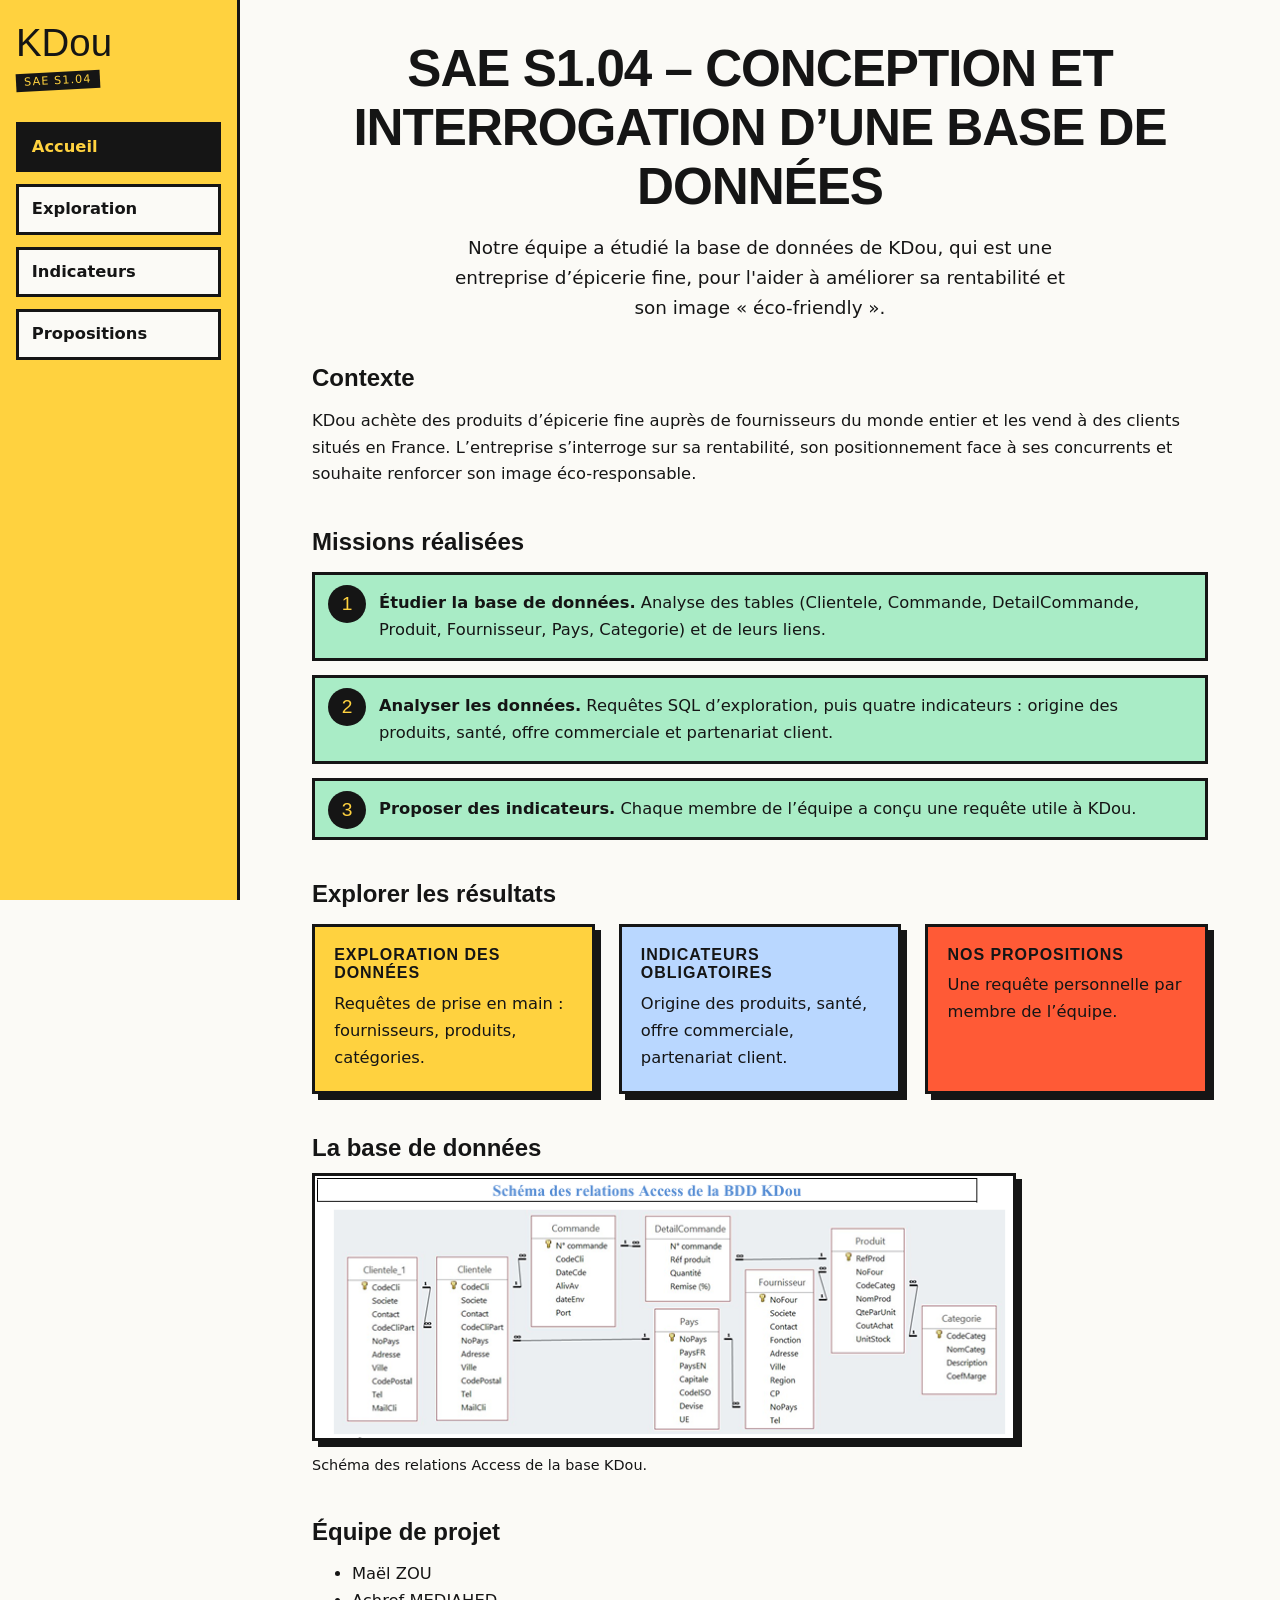
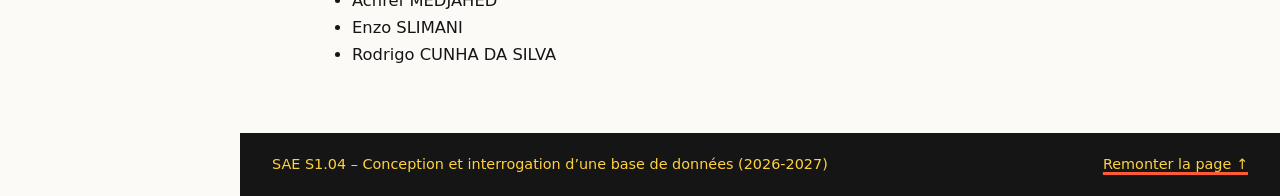
<file: index.html>
<!DOCTYPE html>
<html lang="fr">
<head>
    <meta charset="UTF-8">
    <meta name="viewport" content="width=device-width, initial-scale=1">
    <meta name="description" content="Rapport web de la SAE S1.04 : analyse des données de KDou, épicerie fine éco-responsable.">
    <title>Accueil – KDou · SAE S1.04</title>
    <link rel="stylesheet" href="assets/css/style.css">
</head>
<body>
<header class="site-header">
    <a class="brand" href="index.html">KDou <span>SAE S1.04</span></a>
    <nav aria-label="Navigation principale"><ul><li><a href="index.html" aria-current="page">Accueil</a></li><li><a href="exploration.html">Exploration</a></li><li><a href="indicateurs.html">Indicateurs</a></li><li><a href="propositions.html">Propositions</a></li></ul></nav>
</header>
<main>
    <section class="hero" id="top">
        <div>
            <h1>SAE S1.04 – Conception et interrogation d’une base de données</h1>
            <p class="lead">Notre équipe a étudié la base de données de KDou, qui est une entreprise d’épicerie fine, pour l'aider à améliorer sa rentabilité et son image « éco-friendly ».</p>
        </div>
    </section>
    <section>
        <h2>Contexte</h2>
        <p>KDou achète des produits d’épicerie fine auprès de fournisseurs du monde entier et les vend à des clients situés en France. L’entreprise s’interroge sur sa rentabilité, son positionnement face à ses concurrents et souhaite renforcer son image éco-responsable.</p>
    </section>
    <section>
        <h2>Missions réalisées</h2>
        <ol class="etapes">
            <li><strong>Étudier la base de données.</strong> Analyse des tables (Clientele, Commande, DetailCommande, Produit, Fournisseur, Pays, Categorie) et de leurs liens.</li>
            <li><strong>Analyser les données.</strong> Requêtes SQL d’exploration, puis quatre indicateurs : origine des produits, santé, offre commerciale et partenariat client.</li>
            <li><strong>Proposer des indicateurs.</strong> Chaque membre de l’équipe a conçu une requête utile à KDou.</li>
        </ol>
    </section>

	<section>
		<h2>Explorer les résultats</h2>
		<ul class="cards">
			<li>
				<a class="card" href="exploration.html">
					<h3>Exploration des données</h3>
					<p>Requêtes de prise en main : fournisseurs, produits, catégories.</p>
				</a>
			</li>
			<li>
				<a class="card" href="indicateurs.html">
					<h3>Indicateurs obligatoires</h3>
					<p>Origine des produits, santé, offre commerciale, partenariat client.</p>
				</a>
			</li>
			<li>
				<a class="card" href="propositions.html">
					<h3>Nos propositions</h3>
					<p>Une requête personnelle par membre de l’équipe.</p>
				</a>
			</li>
		</ul>
	</section>
    <section>
        <h2>La base de données</h2>
        <figure>
            <img src="assets/images/Tables_Relations_Kdou.png" alt="Schéma des relations de la base KDou : Clientele, Commande, DetailCommande, Produit, Fournisseur, Pays, Categorie" width="704" height="264">
            <figcaption>Schéma des relations Access de la base KDou.</figcaption>
        </figure>
    </section>
    <section>
        <h2>Équipe de projet</h2>
        <ul>
            <li>Maël ZOU</li>
            <li>Achref MEDJAHED</li>
            <li>Enzo SLIMANI</li>
            <li>Rodrigo CUNHA DA SILVA</li>
        </ul>
    </section>
</main>
<footer class="site-footer">
    <p>SAE S1.04 – Conception et interrogation d’une base de données (2026-2027)</p>
    <p><a href="#top">Remonter la page ↑</a></p>
</footer>
</body>
</html>
</file>
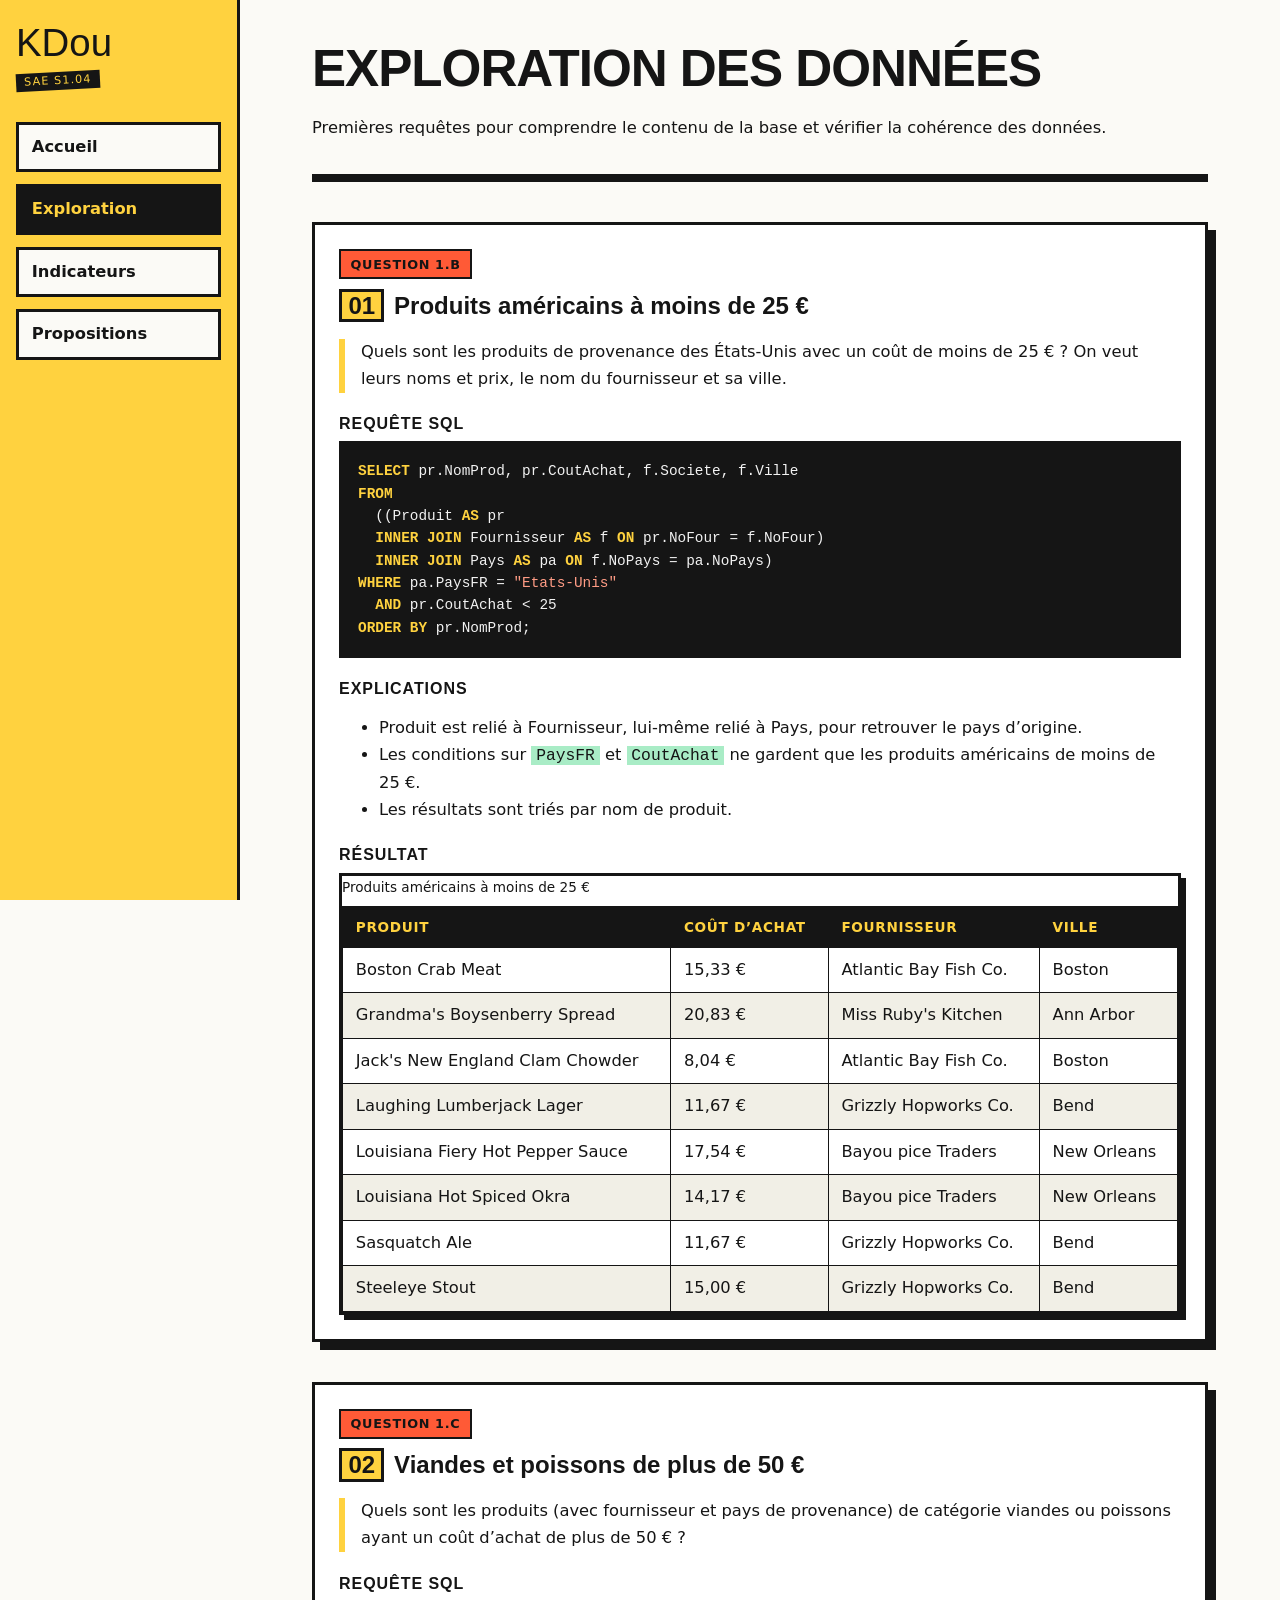
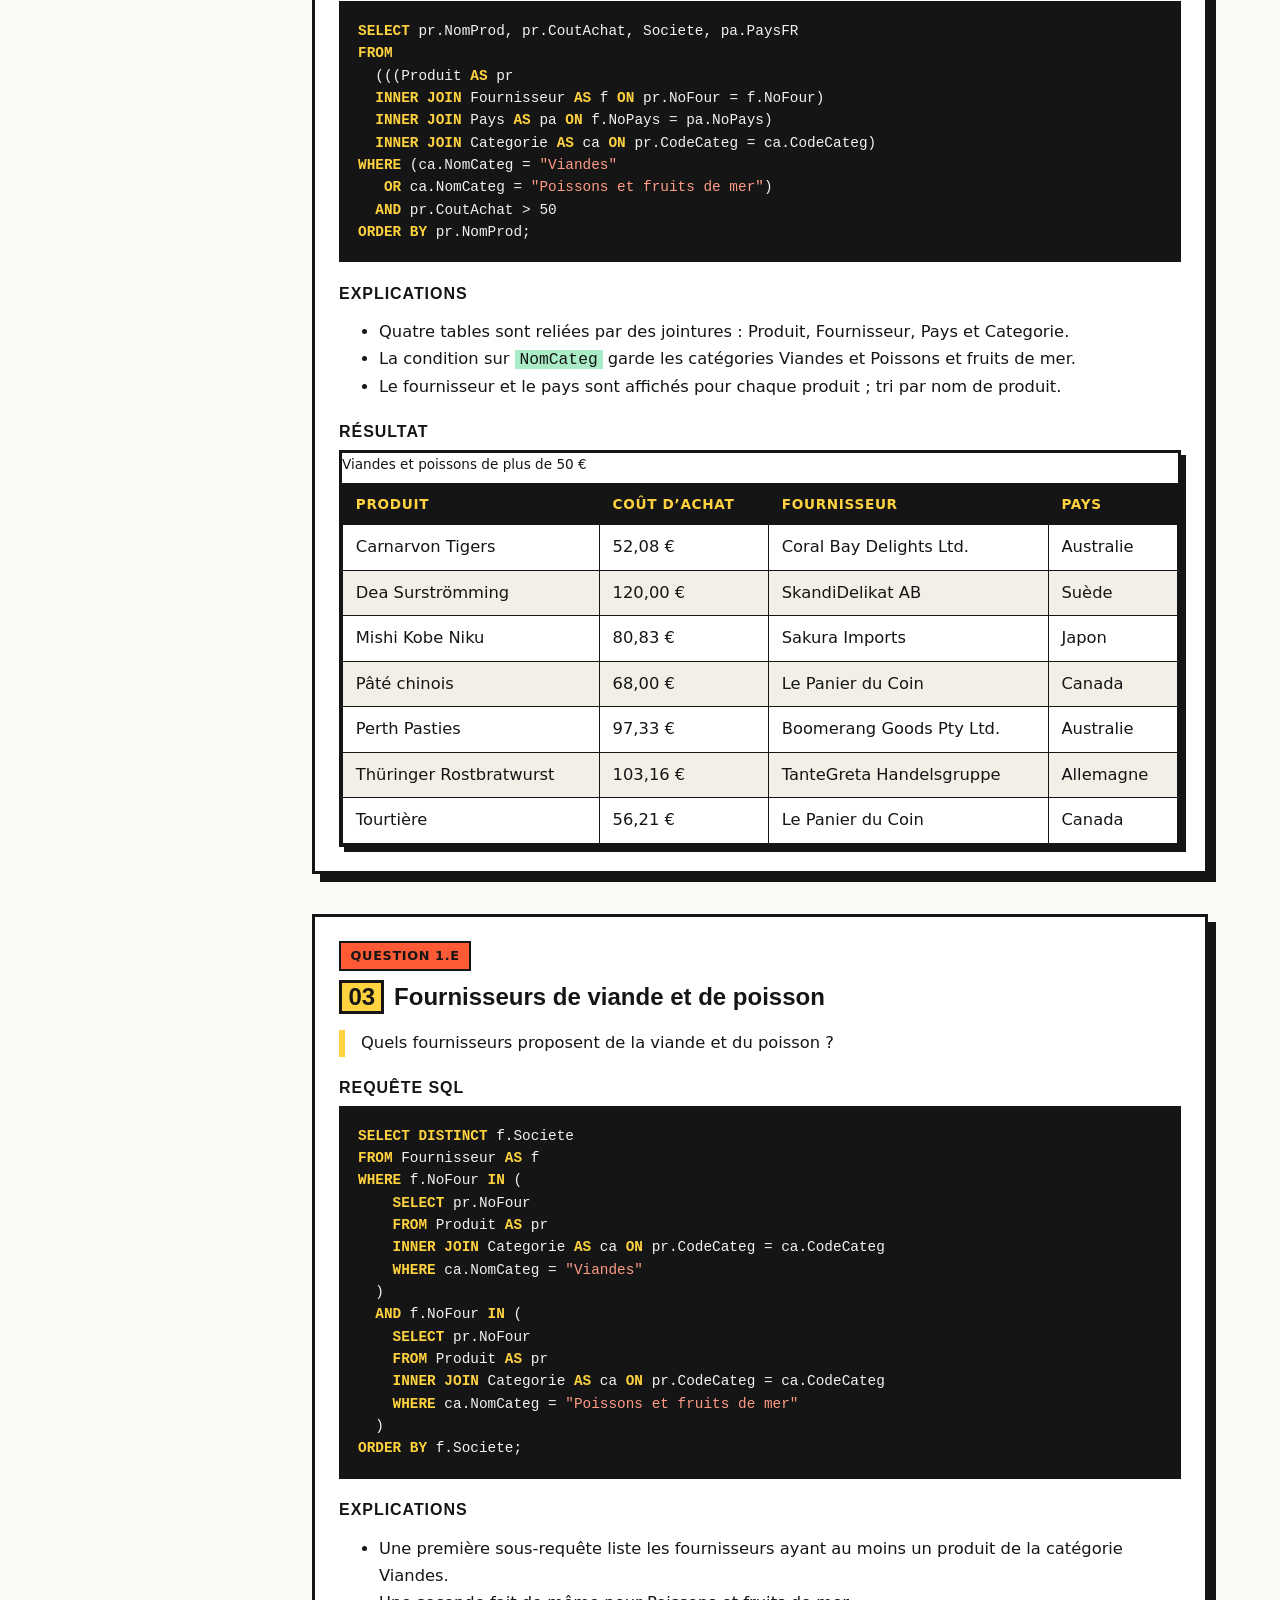
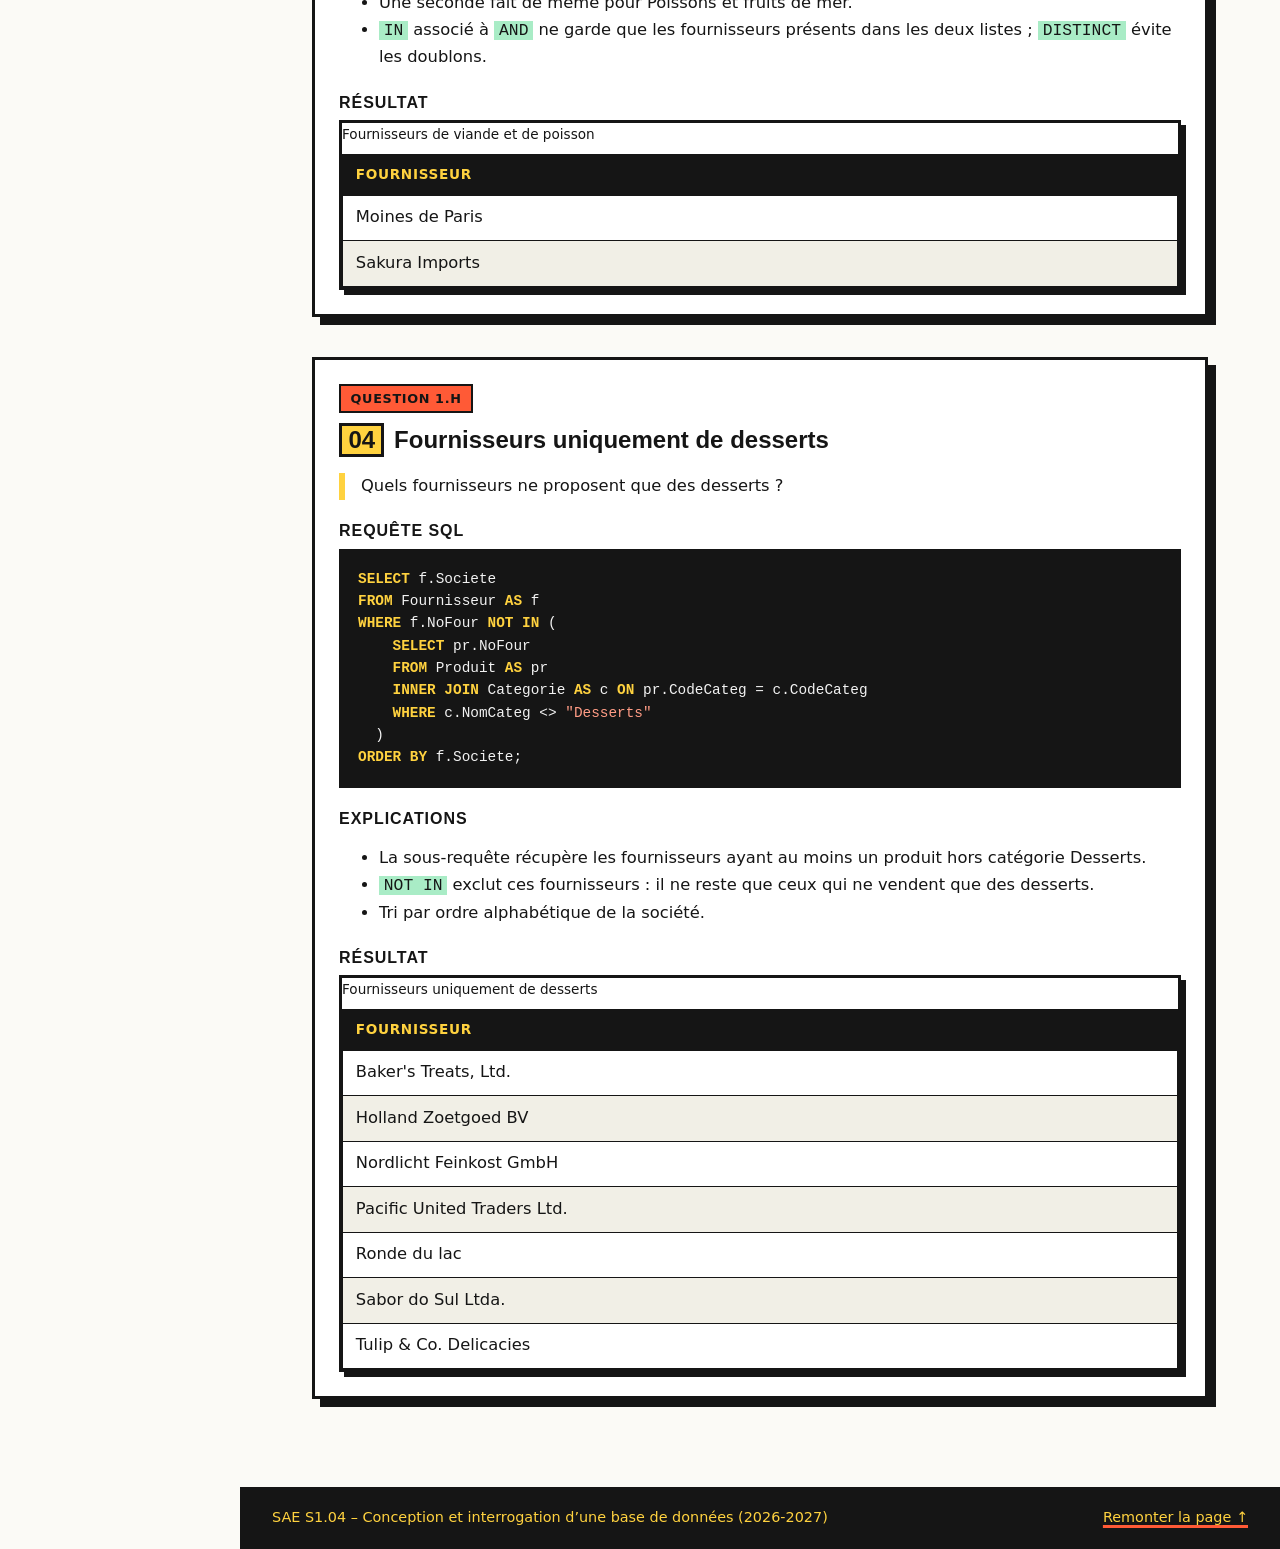
<file: exploration.html>
<!DOCTYPE html>
<html lang="fr">
<head>
    <meta charset="UTF-8">
    <meta name="viewport" content="width=device-width, initial-scale=1">
    <meta name="description" content="Requêtes d’exploration de la base de données KDou.">
    <title>Exploration – KDou · SAE S1.04</title>
    <link rel="stylesheet" href="assets/css/style.css">
</head>
<body>
<header class="site-header">
    <a class="brand" href="index.html">KDou <span>SAE S1.04</span></a>
    <nav aria-label="Navigation principale"><ul><li><a href="index.html">Accueil</a></li><li><a href="exploration.html" aria-current="page">Exploration</a></li><li><a href="indicateurs.html">Indicateurs</a></li><li><a href="propositions.html">Propositions</a></li></ul></nav>
</header>
<main>
    <section class="intro"><h1>Exploration des données</h1><p>Premières requêtes pour comprendre le contenu de la base et vérifier la cohérence des données.</p></section>
    <article class="requete" id="q1b">
        <p class="tag">Question 1.b</p>
        <h2>Produits américains à moins de 25 €</h2>
        <p class="enonce">Quels sont les produits de provenance des États-Unis avec un coût de moins de 25 € ? On veut leurs noms et prix, le nom du fournisseur et sa ville.</p>
        <h3>Requête SQL</h3>
        <pre><code><span class="kw">SELECT</span> pr.NomProd, pr.CoutAchat, f.Societe, f.Ville
<span class="kw">FROM</span>
  ((Produit <span class="kw">AS</span> pr
  <span class="kw">INNER JOIN</span> Fournisseur <span class="kw">AS</span> f <span class="kw">ON</span> pr.NoFour = f.NoFour)
  <span class="kw">INNER JOIN</span> Pays <span class="kw">AS</span> pa <span class="kw">ON</span> f.NoPays = pa.NoPays)
<span class="kw">WHERE</span> pa.PaysFR = <span class="str">"Etats-Unis"</span>
  <span class="kw">AND</span> pr.CoutAchat &lt; 25
<span class="kw">ORDER BY</span> pr.NomProd;</code></pre>
        <h3>Explications</h3>
        <ul><li>Produit est relié à Fournisseur, lui-même relié à Pays, pour retrouver le pays d’origine.</li><li>Les conditions sur <code>PaysFR</code> et <code>CoutAchat</code> ne gardent que les produits américains de moins de 25 €.</li><li>Les résultats sont triés par nom de produit.</li></ul>
        <h3>Résultat</h3>
        <div class="table-wrap"><table><caption>Produits américains à moins de 25 €</caption><thead><tr><th scope="col">Produit</th><th scope="col">Coût d’achat</th><th scope="col">Fournisseur</th><th scope="col">Ville</th></tr></thead><tbody><tr><td>Boston Crab Meat</td><td>15,33 €</td><td>Atlantic Bay Fish Co.</td><td>Boston</td></tr><tr><td>Grandma's Boysenberry Spread</td><td>20,83 €</td><td>Miss Ruby's Kitchen</td><td>Ann Arbor</td></tr><tr><td>Jack's New England Clam Chowder</td><td>8,04 €</td><td>Atlantic Bay Fish Co.</td><td>Boston</td></tr><tr><td>Laughing Lumberjack Lager</td><td>11,67 €</td><td>Grizzly Hopworks Co.</td><td>Bend</td></tr><tr><td>Louisiana Fiery Hot Pepper Sauce</td><td>17,54 €</td><td>Bayou pice Traders</td><td>New Orleans</td></tr><tr><td>Louisiana Hot Spiced Okra</td><td>14,17 €</td><td>Bayou pice Traders</td><td>New Orleans</td></tr><tr><td>Sasquatch Ale</td><td>11,67 €</td><td>Grizzly Hopworks Co.</td><td>Bend</td></tr><tr><td>Steeleye Stout</td><td>15,00 €</td><td>Grizzly Hopworks Co.</td><td>Bend</td></tr></tbody></table></div>
    </article>    <article class="requete" id="q1c">
    <p class="tag">Question 1.c</p>
    <h2>Viandes et poissons de plus de 50 €</h2>
    <p class="enonce">Quels sont les produits (avec fournisseur et pays de provenance) de catégorie viandes ou poissons ayant un coût d’achat de plus de 50 € ?</p>
    <h3>Requête SQL</h3>
    <pre><code><span class="kw">SELECT</span> pr.NomProd, pr.CoutAchat, Societe, pa.PaysFR
<span class="kw">FROM</span>
  (((Produit <span class="kw">AS</span> pr
  <span class="kw">INNER JOIN</span> Fournisseur <span class="kw">AS</span> f <span class="kw">ON</span> pr.NoFour = f.NoFour)
  <span class="kw">INNER JOIN</span> Pays <span class="kw">AS</span> pa <span class="kw">ON</span> f.NoPays = pa.NoPays)
  <span class="kw">INNER JOIN</span> Categorie <span class="kw">AS</span> ca <span class="kw">ON</span> pr.CodeCateg = ca.CodeCateg)
<span class="kw">WHERE</span> (ca.NomCateg = <span class="str">"Viandes"</span>
   <span class="kw">OR</span> ca.NomCateg = <span class="str">"Poissons et fruits de mer"</span>)
  <span class="kw">AND</span> pr.CoutAchat &gt; 50
<span class="kw">ORDER BY</span> pr.NomProd;</code></pre>
    <h3>Explications</h3>
    <ul><li>Quatre tables sont reliées par des jointures : Produit, Fournisseur, Pays et Categorie.</li><li>La condition sur <code>NomCateg</code> garde les catégories Viandes et Poissons et fruits de mer.</li><li>Le fournisseur et le pays sont affichés pour chaque produit ; tri par nom de produit.</li></ul>
    <h3>Résultat</h3>
    <div class="table-wrap"><table><caption>Viandes et poissons de plus de 50 €</caption><thead><tr><th scope="col">Produit</th><th scope="col">Coût d’achat</th><th scope="col">Fournisseur</th><th scope="col">Pays</th></tr></thead><tbody><tr><td>Carnarvon Tigers</td><td>52,08 €</td><td>Coral Bay Delights Ltd.</td><td>Australie</td></tr><tr><td>Dea Surströmming</td><td>120,00 €</td><td>SkandiDelikat AB</td><td>Suède</td></tr><tr><td>Mishi Kobe Niku</td><td>80,83 €</td><td>Sakura Imports</td><td>Japon</td></tr><tr><td>Pâté chinois</td><td>68,00 €</td><td>Le Panier du Coin</td><td>Canada</td></tr><tr><td>Perth Pasties</td><td>97,33 €</td><td>Boomerang Goods Pty Ltd.</td><td>Australie</td></tr><tr><td>Thüringer Rostbratwurst</td><td>103,16 €</td><td>TanteGreta Handelsgruppe</td><td>Allemagne</td></tr><tr><td>Tourtière</td><td>56,21 €</td><td>Le Panier du Coin</td><td>Canada</td></tr></tbody></table></div>
</article>    <article class="requete" id="q1e">
    <p class="tag">Question 1.e</p>
    <h2>Fournisseurs de viande et de poisson</h2>
    <p class="enonce">Quels fournisseurs proposent de la viande et du poisson ?</p>
    <h3>Requête SQL</h3>
    <pre><code><span class="kw">SELECT</span> <span class="kw">DISTINCT</span> f.Societe
<span class="kw">FROM</span> Fournisseur <span class="kw">AS</span> f
<span class="kw">WHERE</span> f.NoFour <span class="kw">IN</span> (
    <span class="kw">SELECT</span> pr.NoFour
    <span class="kw">FROM</span> Produit <span class="kw">AS</span> pr
    <span class="kw">INNER JOIN</span> Categorie <span class="kw">AS</span> ca <span class="kw">ON</span> pr.CodeCateg = ca.CodeCateg
    <span class="kw">WHERE</span> ca.NomCateg = <span class="str">"Viandes"</span>
  )
  <span class="kw">AND</span> f.NoFour <span class="kw">IN</span> (
    <span class="kw">SELECT</span> pr.NoFour
    <span class="kw">FROM</span> Produit <span class="kw">AS</span> pr
    <span class="kw">INNER JOIN</span> Categorie <span class="kw">AS</span> ca <span class="kw">ON</span> pr.CodeCateg = ca.CodeCateg
    <span class="kw">WHERE</span> ca.NomCateg = <span class="str">"Poissons et fruits de mer"</span>
  )
<span class="kw">ORDER BY</span> f.Societe;</code></pre>
    <h3>Explications</h3>
    <ul><li>Une première sous-requête liste les fournisseurs ayant au moins un produit de la catégorie Viandes.</li><li>Une seconde fait de même pour Poissons et fruits de mer.</li><li><code>IN</code> associé à <code>AND</code> ne garde que les fournisseurs présents dans les deux listes ; <code>DISTINCT</code> évite les doublons.</li></ul>
    <h3>Résultat</h3>
    <div class="table-wrap"><table><caption>Fournisseurs de viande et de poisson</caption><thead><tr><th scope="col">Fournisseur</th></tr></thead><tbody><tr><td>Moines de Paris</td></tr><tr><td>Sakura Imports</td></tr></tbody></table></div>
</article>    <article class="requete" id="q1h">
    <p class="tag">Question 1.h</p>
    <h2>Fournisseurs uniquement de desserts</h2>
    <p class="enonce">Quels fournisseurs ne proposent que des desserts ?</p>
    <h3>Requête SQL</h3>
    <pre><code><span class="kw">SELECT</span> f.Societe
<span class="kw">FROM</span> Fournisseur <span class="kw">AS</span> f
<span class="kw">WHERE</span> f.NoFour <span class="kw">NOT IN</span> (
    <span class="kw">SELECT</span> pr.NoFour
    <span class="kw">FROM</span> Produit <span class="kw">AS</span> pr
    <span class="kw">INNER JOIN</span> Categorie <span class="kw">AS</span> c <span class="kw">ON</span> pr.CodeCateg = c.CodeCateg
    <span class="kw">WHERE</span> c.NomCateg &lt;&gt; <span class="str">"Desserts"</span>
  )
<span class="kw">ORDER BY</span> f.Societe;</code></pre>
    <h3>Explications</h3>
    <ul><li>La sous-requête récupère les fournisseurs ayant au moins un produit hors catégorie Desserts.</li><li><code>NOT IN</code> exclut ces fournisseurs : il ne reste que ceux qui ne vendent que des desserts.</li><li>Tri par ordre alphabétique de la société.</li></ul>
    <h3>Résultat</h3>
    <div class="table-wrap"><table><caption>Fournisseurs uniquement de desserts</caption><thead><tr><th scope="col">Fournisseur</th></tr></thead><tbody><tr><td>Baker's Treats, Ltd.</td></tr><tr><td>Holland Zoetgoed BV</td></tr><tr><td>Nordlicht Feinkost GmbH</td></tr><tr><td>Pacific United Traders Ltd.</td></tr><tr><td>Ronde du lac</td></tr><tr><td>Sabor do Sul Ltda.</td></tr><tr><td>Tulip &amp; Co. Delicacies</td></tr></tbody></table></div>
</article>
</main>
<footer class="site-footer">
    <p>SAE S1.04 – Conception et interrogation d’une base de données (2026-2027)</p>
    <p><a href="#top">Remonter la page ↑</a></p>
</footer>
</body>
</html>
</file>
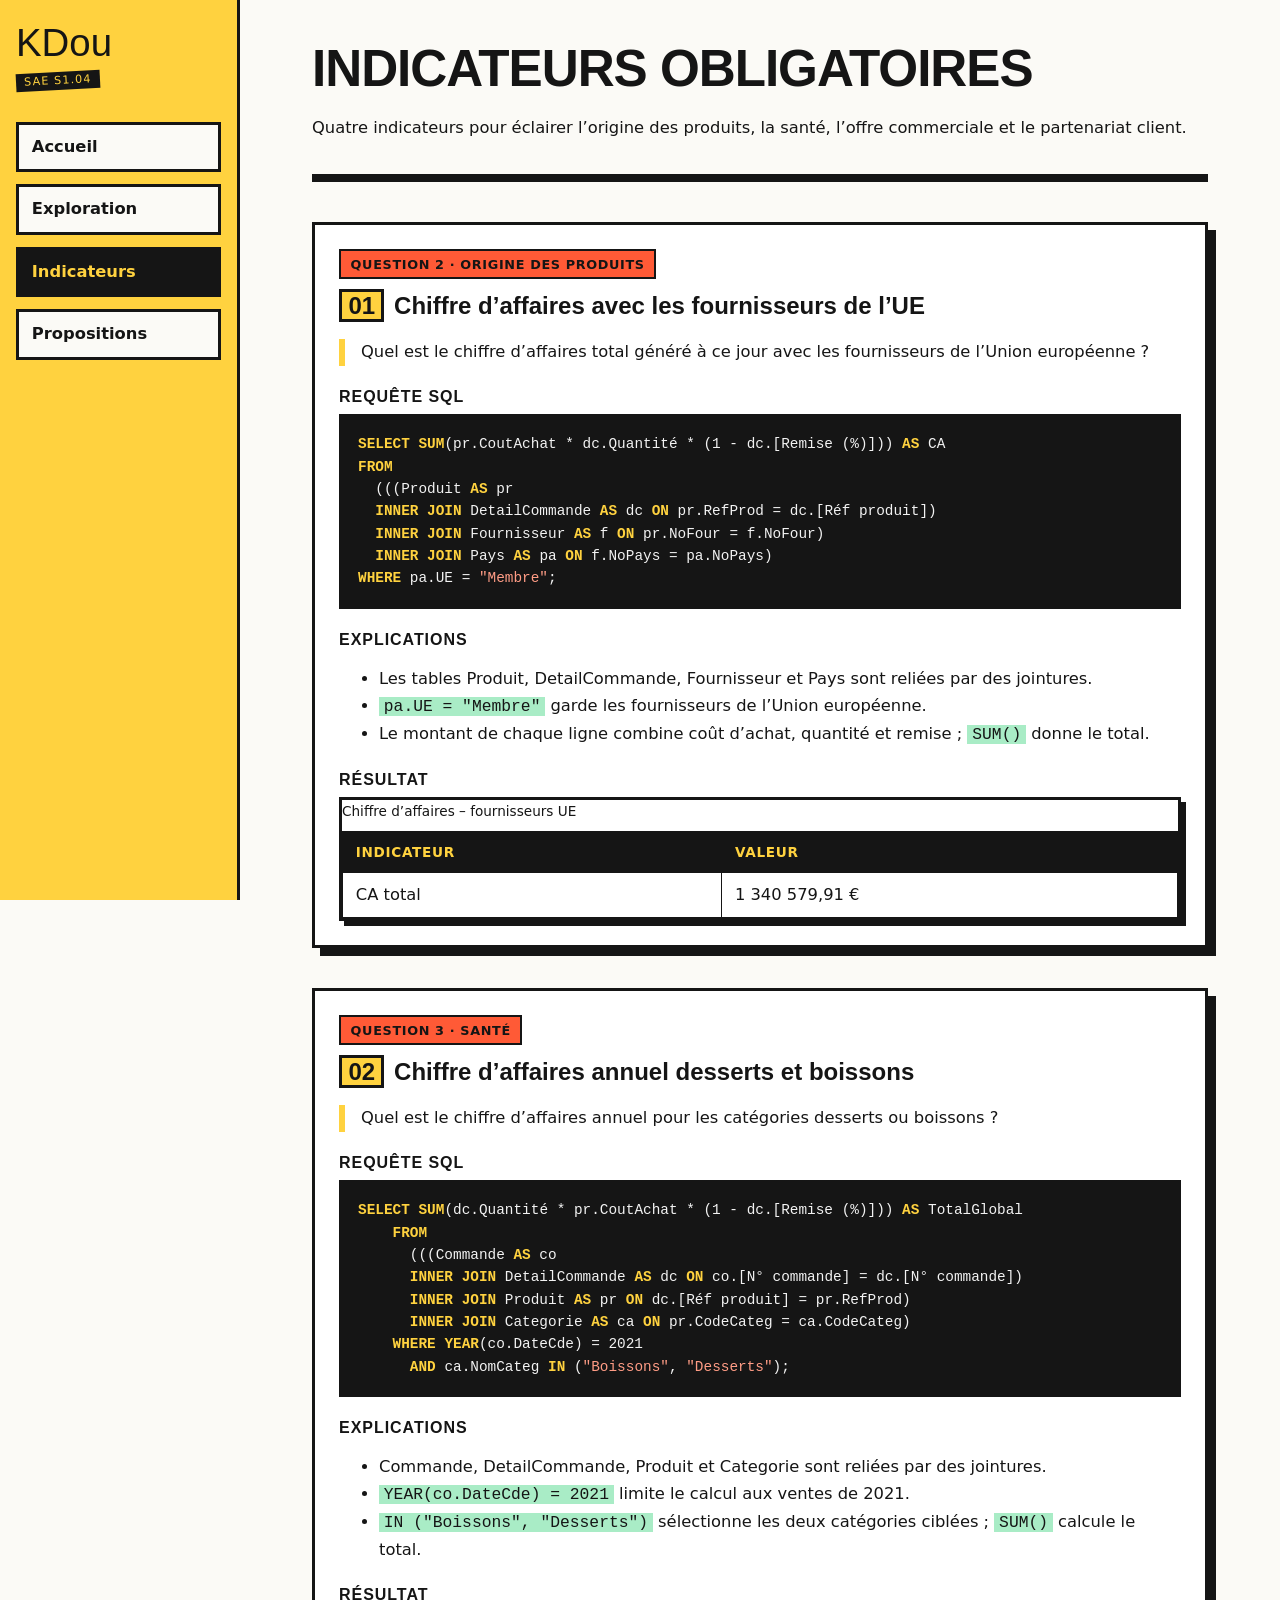
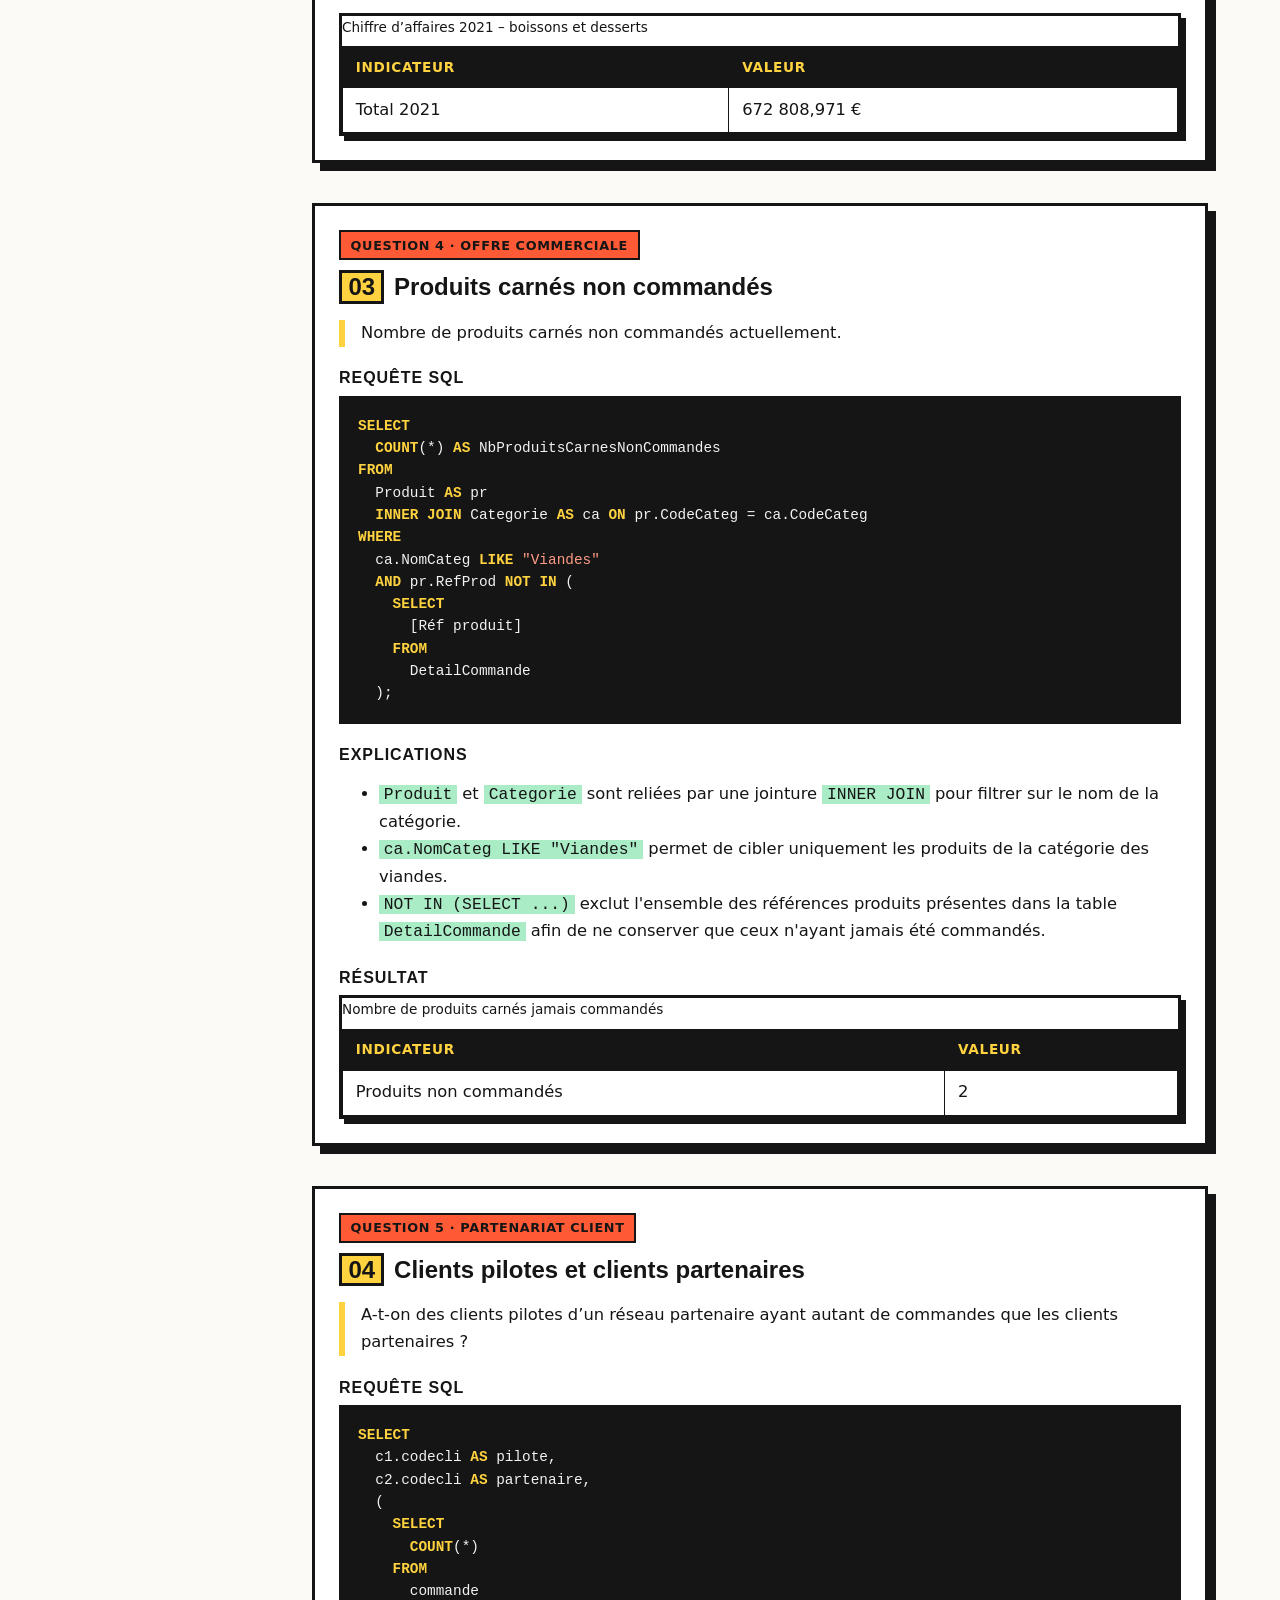
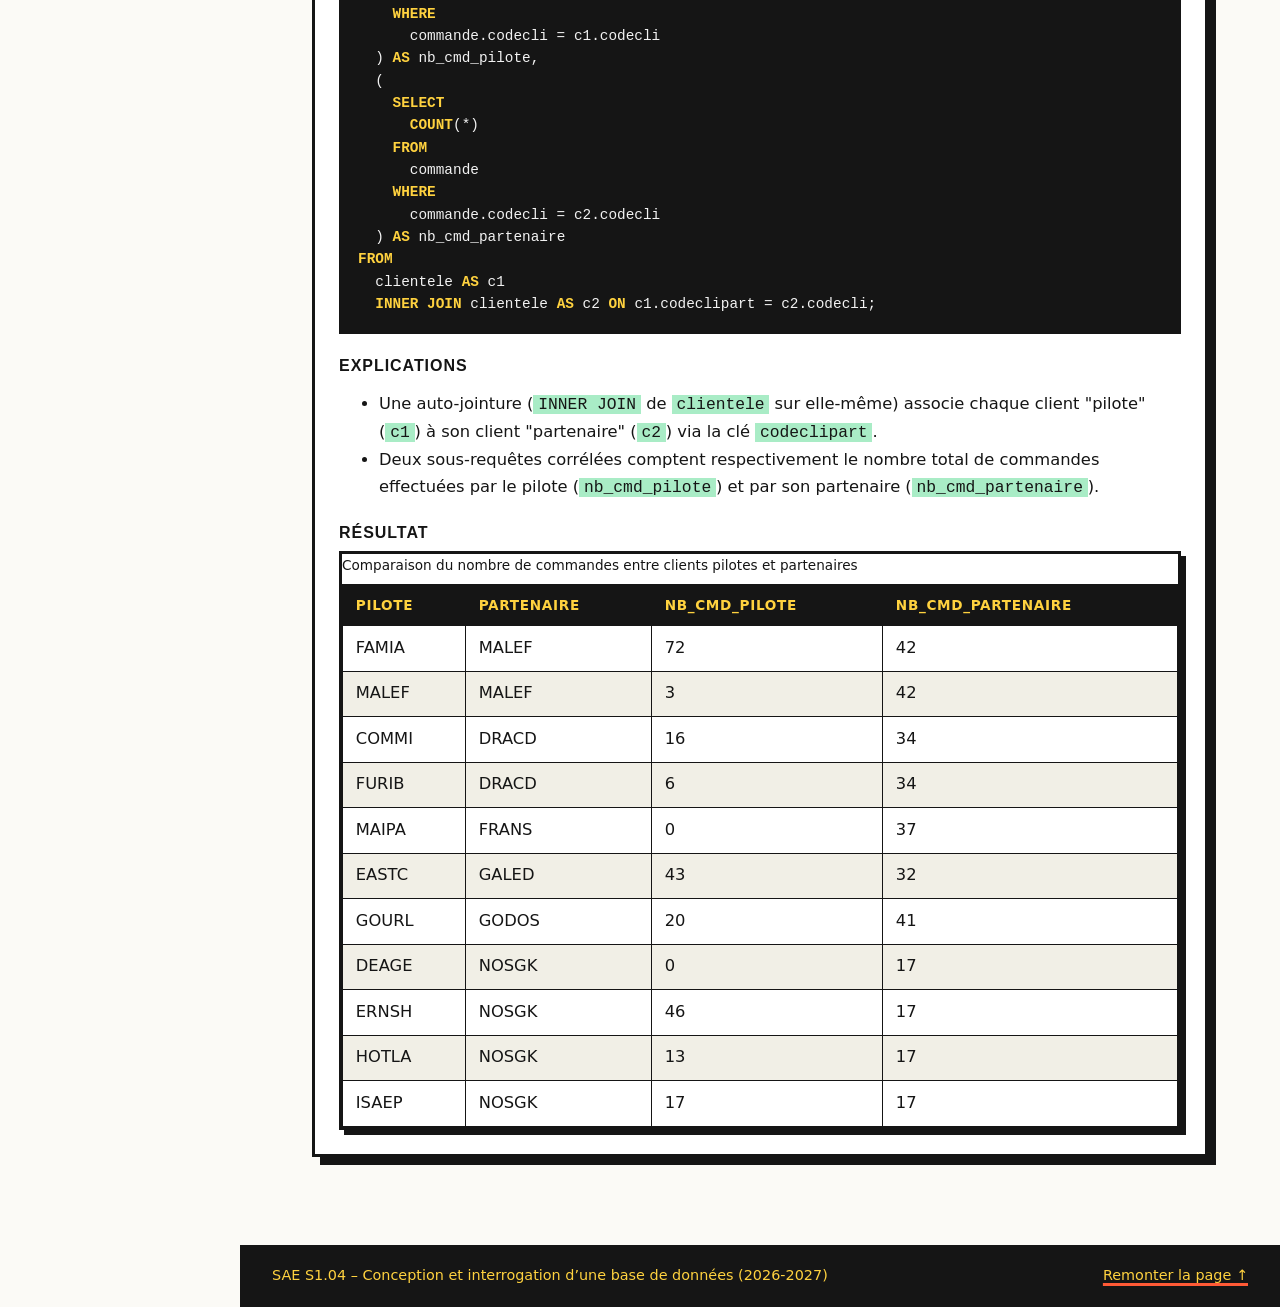
<file: indicateurs.html>
<!DOCTYPE html>
<html lang="fr">
<head>
    <meta charset="UTF-8">
    <meta name="viewport" content="width=device-width, initial-scale=1">
    <meta name="description" content="Indicateurs obligatoires de la SAE S1.04 : origine, santé, offre commerciale, partenariat.">
    <title>Indicateurs – KDou · SAE S1.04</title>
    <link rel="stylesheet" href="assets/css/style.css">
</head>
<body>
<header class="site-header">
    <a class="brand" href="index.html">KDou <span>SAE S1.04</span></a>
    <nav aria-label="Navigation principale"><ul><li><a href="index.html">Accueil</a></li><li><a href="exploration.html">Exploration</a></li><li><a href="indicateurs.html" aria-current="page">Indicateurs</a></li><li><a href="propositions.html">Propositions</a></li></ul></nav>
</header>
<main>
    <section class="intro"><h1>Indicateurs obligatoires</h1><p>Quatre indicateurs pour éclairer l’origine des produits, la santé, l’offre commerciale et le partenariat client.</p></section>

    <article class="requete" id="q2">
        <p class="tag">Question 2 · Origine des produits</p>
        <h2>Chiffre d’affaires avec les fournisseurs de l’UE</h2>
        <p class="enonce">Quel est le chiffre d’affaires total généré à ce jour avec les fournisseurs de l’Union européenne ?</p>
        <h3>Requête SQL</h3>
        <pre><code><span class="kw">SELECT</span> <span class="kw">SUM</span>(pr.CoutAchat * dc.Quantité * (1 - dc.[Remise (%)])) <span class="kw">AS</span> CA
<span class="kw">FROM</span>
  (((Produit <span class="kw">AS</span> pr
  <span class="kw">INNER JOIN</span> DetailCommande <span class="kw">AS</span> dc <span class="kw">ON</span> pr.RefProd = dc.[Réf produit])
  <span class="kw">INNER JOIN</span> Fournisseur <span class="kw">AS</span> f <span class="kw">ON</span> pr.NoFour = f.NoFour)
  <span class="kw">INNER JOIN</span> Pays <span class="kw">AS</span> pa <span class="kw">ON</span> f.NoPays = pa.NoPays)
<span class="kw">WHERE</span> pa.UE = <span class="str">"Membre"</span>;</code></pre>
        <h3>Explications</h3>
        <ul><li>Les tables Produit, DetailCommande, Fournisseur et Pays sont reliées par des jointures.</li><li><code>pa.UE = "Membre"</code> garde les fournisseurs de l’Union européenne.</li><li>Le montant de chaque ligne combine coût d’achat, quantité et remise ; <code>SUM()</code> donne le total.</li></ul>
        <h3>Résultat</h3>
        <div class="table-wrap"><table><caption>Chiffre d’affaires – fournisseurs UE</caption><thead><tr><th scope="col">Indicateur</th><th scope="col">Valeur</th></tr></thead><tbody><tr><td>CA total</td><td>1 340 579,91 €</td></tr></tbody></table></div>
    </article>

        <article class="requete" id="q3">
        <p class="tag">Question 3 · Santé</p>
        <h2>Chiffre d’affaires annuel desserts et boissons</h2>
        <p class="enonce">Quel est le chiffre d’affaires annuel pour les catégories desserts ou boissons ?</p>
        <h3>Requête SQL</h3>
        <pre><code><span class="kw">SELECT</span> <span class="kw">SUM</span>(dc.Quantité * pr.CoutAchat * (1 - dc.[Remise (%)])) <span class="kw">AS</span> TotalGlobal
    <span class="kw">FROM</span>
      (((Commande <span class="kw">AS</span> co
      <span class="kw">INNER JOIN</span> DetailCommande <span class="kw">AS</span> dc <span class="kw">ON</span> co.[N° commande] = dc.[N° commande])
      <span class="kw">INNER JOIN</span> Produit <span class="kw">AS</span> pr <span class="kw">ON</span> dc.[Réf produit] = pr.RefProd)
      <span class="kw">INNER JOIN</span> Categorie <span class="kw">AS</span> ca <span class="kw">ON</span> pr.CodeCateg = ca.CodeCateg)
    <span class="kw">WHERE</span> <span class="kw">YEAR</span>(co.DateCde) = 2021
      <span class="kw">AND</span> ca.NomCateg <span class="kw">IN</span> (<span class="str">"Boissons"</span>, <span class="str">"Desserts"</span>);</code></pre>
        <h3>Explications</h3>
        <ul><li>Commande, DetailCommande, Produit et Categorie sont reliées par des jointures.</li><li><code>YEAR(co.DateCde) = 2021</code> limite le calcul aux ventes de 2021.</li><li><code>IN ("Boissons", "Desserts")</code> sélectionne les deux catégories ciblées ; <code>SUM()</code> calcule le total.</li></ul>
        <h3>Résultat</h3>
        <div class="table-wrap"><table><caption>Chiffre d’affaires 2021 – boissons et desserts</caption><thead><tr><th scope="col">Indicateur</th><th scope="col">Valeur</th></tr></thead><tbody><tr><td>Total 2021</td><td>672 808,971 €</td></tr></tbody></table></div>
    </article>

    <article class="requete" id="q4">
    <p class="tag">Question 4 · Offre commerciale</p>
    <h2>Produits carnés non commandés</h2><p class="enonce">Nombre de produits carnés non commandés actuellement.</p>
        <h3>Requête SQL</h3>
        <pre><code><span class="kw">SELECT</span>
  <span class="kw">COUNT</span>(*) <span class="kw">AS</span> NbProduitsCarnesNonCommandes
<span class="kw">FROM</span>
  Produit <span class="kw">AS</span> pr
  <span class="kw">INNER JOIN</span> Categorie <span class="kw">AS</span> ca <span class="kw">ON</span> pr.CodeCateg = ca.CodeCateg
<span class="kw">WHERE</span>
  ca.NomCateg <span class="kw">LIKE</span> <span class="str">"Viandes"</span>
  <span class="kw">AND</span> pr.RefProd <span class="kw">NOT IN</span> (
    <span class="kw">SELECT</span>
      [Réf produit]
    <span class="kw">FROM</span>
      DetailCommande
  );</code></pre>
        <h3>Explications</h3>
        <ul>
            <li>
                <code>Produit</code> et <code>Categorie</code> sont reliées par une jointure <code>INNER JOIN</code> pour filtrer sur le nom de la catégorie.
            </li>
            <li>
                <code>ca.NomCateg LIKE "Viandes"</code> permet de cibler uniquement les produits de la catégorie des viandes.
            </li>
            <li>
                <code>NOT IN (SELECT ...)</code> exclut l'ensemble des références produits présentes dans la table <code>DetailCommande</code> afin de ne conserver que ceux n'ayant jamais été commandés.
            </li>
        </ul>

        <h3>Résultat</h3>
        <div class="table-wrap">
            <table>
                <caption>Nombre de produits carnés jamais commandés</caption>
                <thead>
                <tr>
                    <th scope="col">Indicateur</th>
                    <th scope="col">Valeur</th>
                </tr>
                </thead>
                <tbody>
                <tr>
                    <td>Produits non commandés</td>
                    <td>2</td>
                </tr>
                </tbody>
            </table>
        </div>
    </article>

    <article class="requete" id="q5">
    <p class="tag">Question 5 · Partenariat client</p>
    <h2>Clients pilotes et clients partenaires</h2>
    <p class="enonce">A-t-on des clients pilotes d’un réseau partenaire ayant autant de commandes que les clients partenaires ?</p>
	<h3>Requête SQL</h3>
        <pre><code><span class="kw">SELECT</span>
  c1.codecli <span class="kw">AS</span> pilote,
  c2.codecli <span class="kw">AS</span> partenaire,
  (
    <span class="kw">SELECT</span>
      <span class="kw">COUNT</span>(*)
    <span class="kw">FROM</span>
      commande
    <span class="kw">WHERE</span>
      commande.codecli = c1.codecli
  ) <span class="kw">AS</span> nb_cmd_pilote,
  (
    <span class="kw">SELECT</span>
      <span class="kw">COUNT</span>(*)
    <span class="kw">FROM</span>
      commande
    <span class="kw">WHERE</span>
      commande.codecli = c2.codecli
  ) <span class="kw">AS</span> nb_cmd_partenaire
<span class="kw">FROM</span>
  clientele <span class="kw">AS</span> c1
  <span class="kw">INNER JOIN</span> clientele <span class="kw">AS</span> c2 <span class="kw">ON</span> c1.codeclipart = c2.codecli;</code></pre>

        <h3>Explications</h3>
        <ul>
            <li>
                Une auto-jointure (<code>INNER JOIN</code> de <code>clientele</code> sur elle-même) associe chaque client "pilote" (<code>c1</code>) à son client "partenaire" (<code>c2</code>) via la clé <code>codeclipart</code>.
            </li>
            <li>
                Deux sous-requêtes corrélées comptent respectivement le nombre total de commandes effectuées par le pilote (<code>nb_cmd_pilote</code>) et par son partenaire (<code>nb_cmd_partenaire</code>).
            </li>
        </ul>

        <h3>Résultat</h3>
        <div class="table-wrap">
            <table>
                <caption>Comparaison du nombre de commandes entre clients pilotes et partenaires</caption>
                <thead>
                    <tr>
                        <th scope="col">pilote</th>
                        <th scope="col">partenaire</th>
                        <th scope="col">nb_cmd_pilote</th>
                        <th scope="col">nb_cmd_partenaire</th>
                    </tr>
                </thead>
                <tbody>
                    <tr>
                        <td>FAMIA</td>
                        <td>MALEF</td>
                        <td>72</td>
                        <td>42</td>
                    </tr>
                    <tr>
                        <td>MALEF</td>
                        <td>MALEF</td>
                        <td>3</td>
                        <td>42</td>
                    </tr>
                    <tr>
                        <td>COMMI</td>
                        <td>DRACD</td>
                        <td>16</td>
                        <td>34</td>
                    </tr>
					<tr>
                        <td>FURIB</td>
                        <td>DRACD</td>
                        <td>6</td>
                        <td>34</td>
                    </tr>
                    <tr>
                        <td>MAIPA</td>
                        <td>FRANS</td>
                        <td>0</td>
                        <td>37</td>
                    </tr>
                    <tr>
                        <td>EASTC</td>
                        <td>GALED</td>
                        <td>43</td>
                        <td>32</td>
                    </tr>
                    <tr>
                        <td>GOURL</td>
                        <td>GODOS</td>
                        <td>20</td>
                        <td>41</td>
                    </tr>
                    <tr>
                        <td>DEAGE</td>
                        <td>NOSGK</td>
                        <td>0</td>
                        <td>17</td>
                    </tr>
                    <tr>
                        <td>ERNSH</td>
                        <td>NOSGK</td>
                        <td>46</td>
                        <td>17</td>
                    </tr>
                    <tr>
                        <td>HOTLA</td>
                        <td>NOSGK</td>
                        <td>13</td>
                        <td>17</td>
                    </tr>
                    <tr>
                        <td>ISAEP</td>
                        <td>NOSGK</td>
                        <td>17</td>
                        <td>17</td>
                    </tr>
                </tbody>
            </table>
        </div>
    </article>
</article>
</main>
<footer class="site-footer">
    <p>SAE S1.04 – Conception et interrogation d’une base de données (2026-2027)</p>
    <p><a href="#top">Remonter la page ↑</a></p>
</footer>
</body>
</html>
</file>
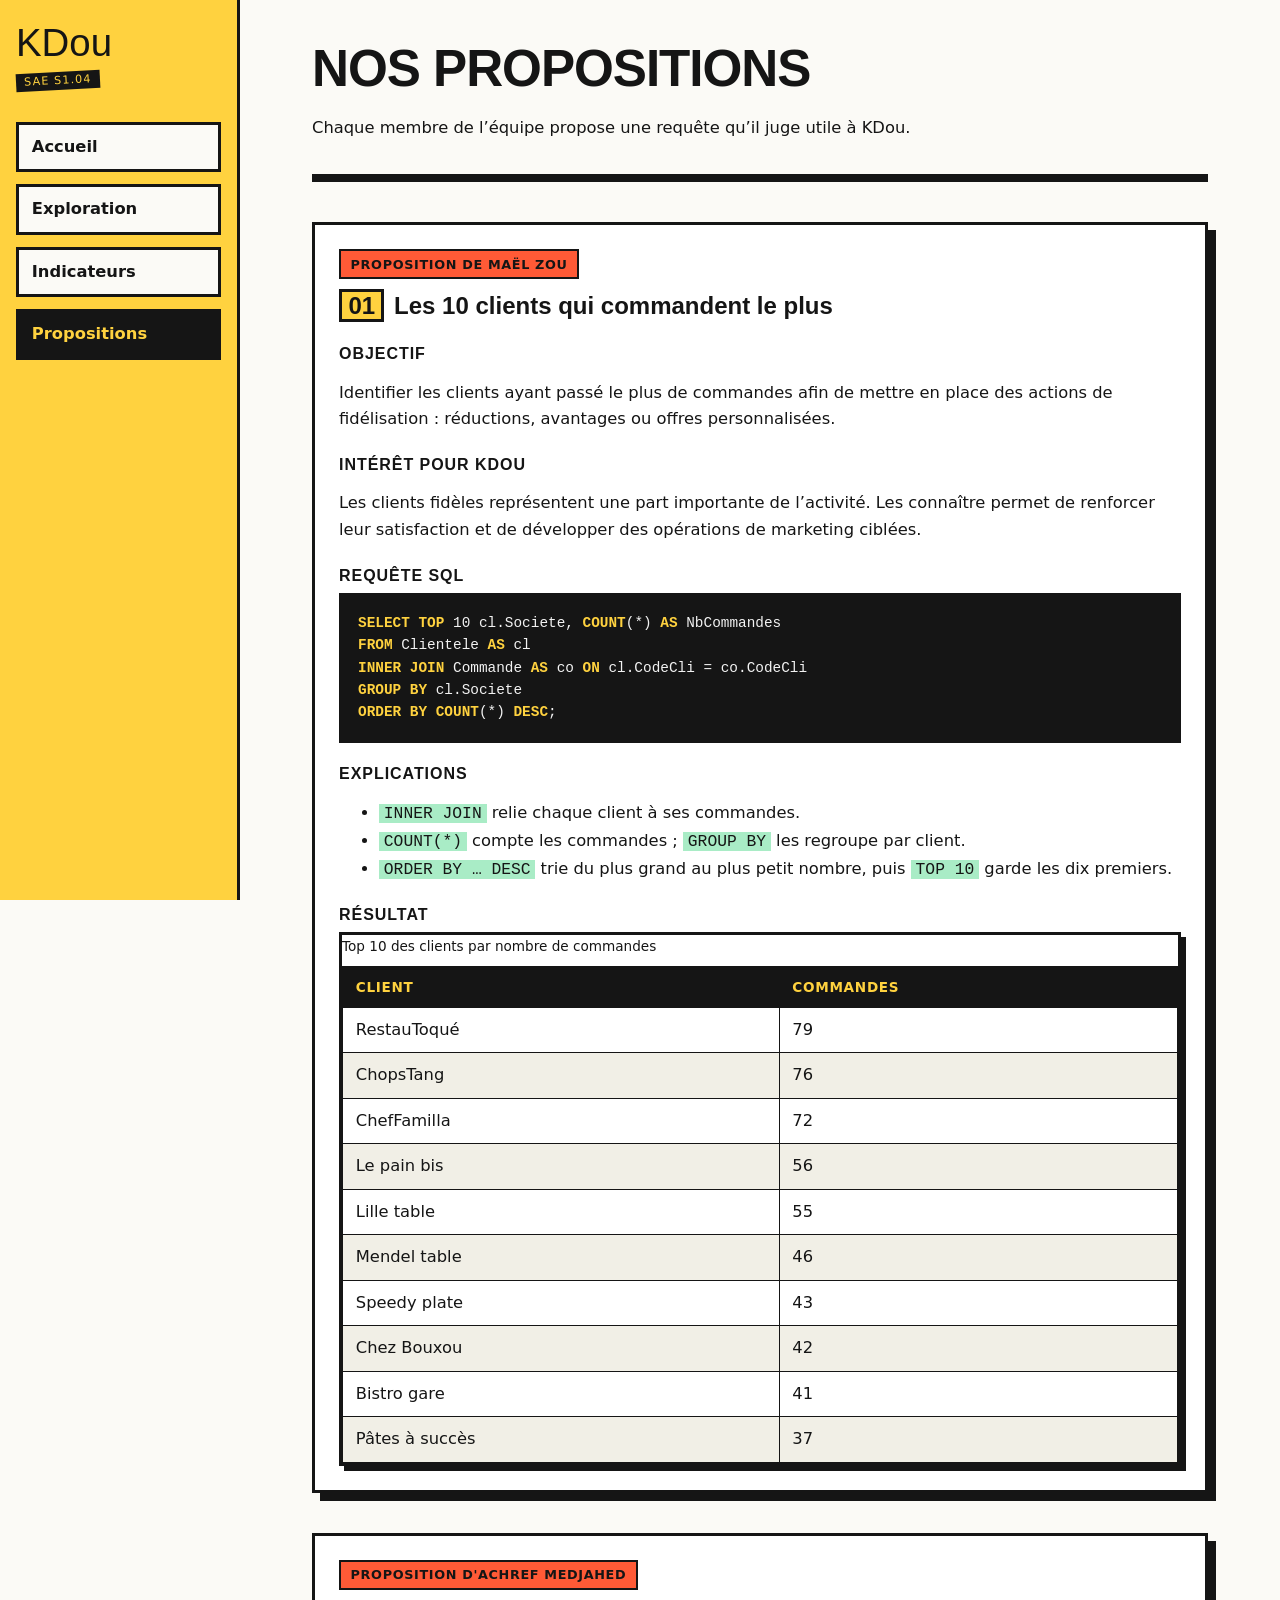
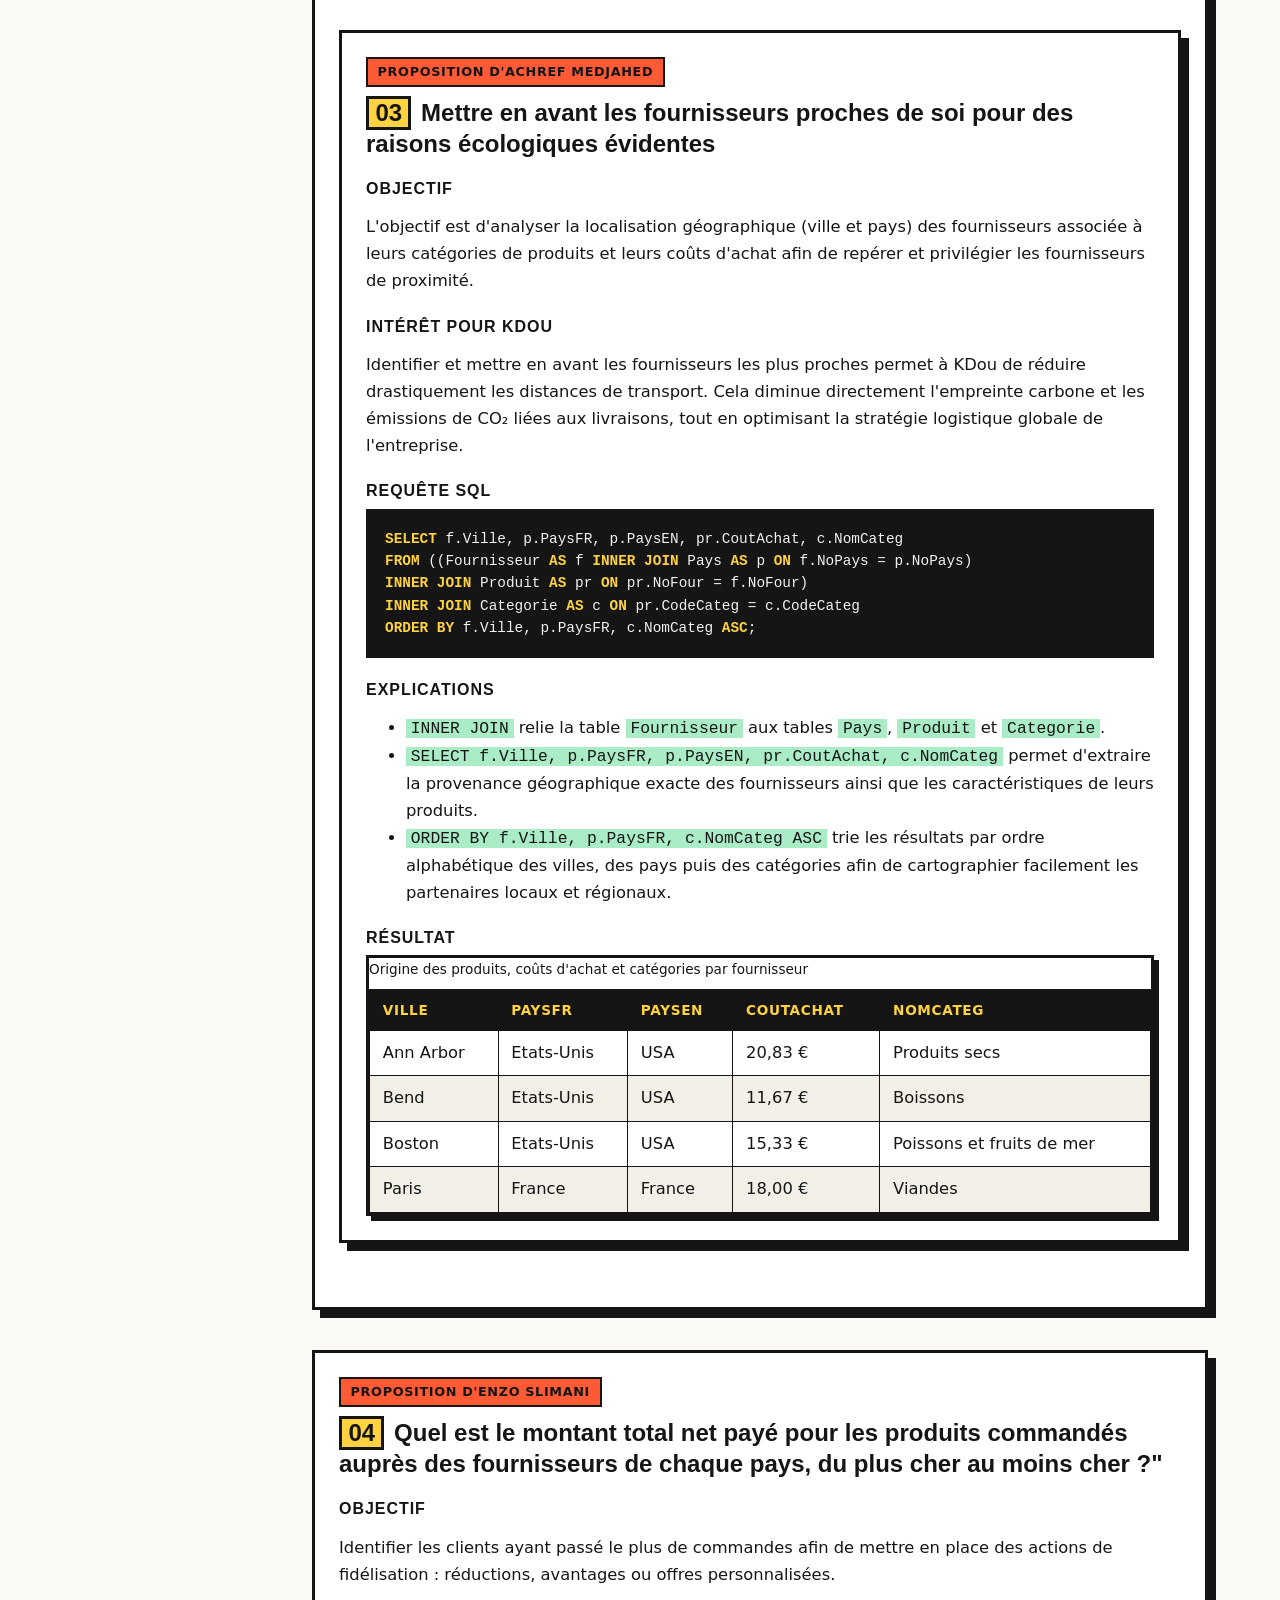
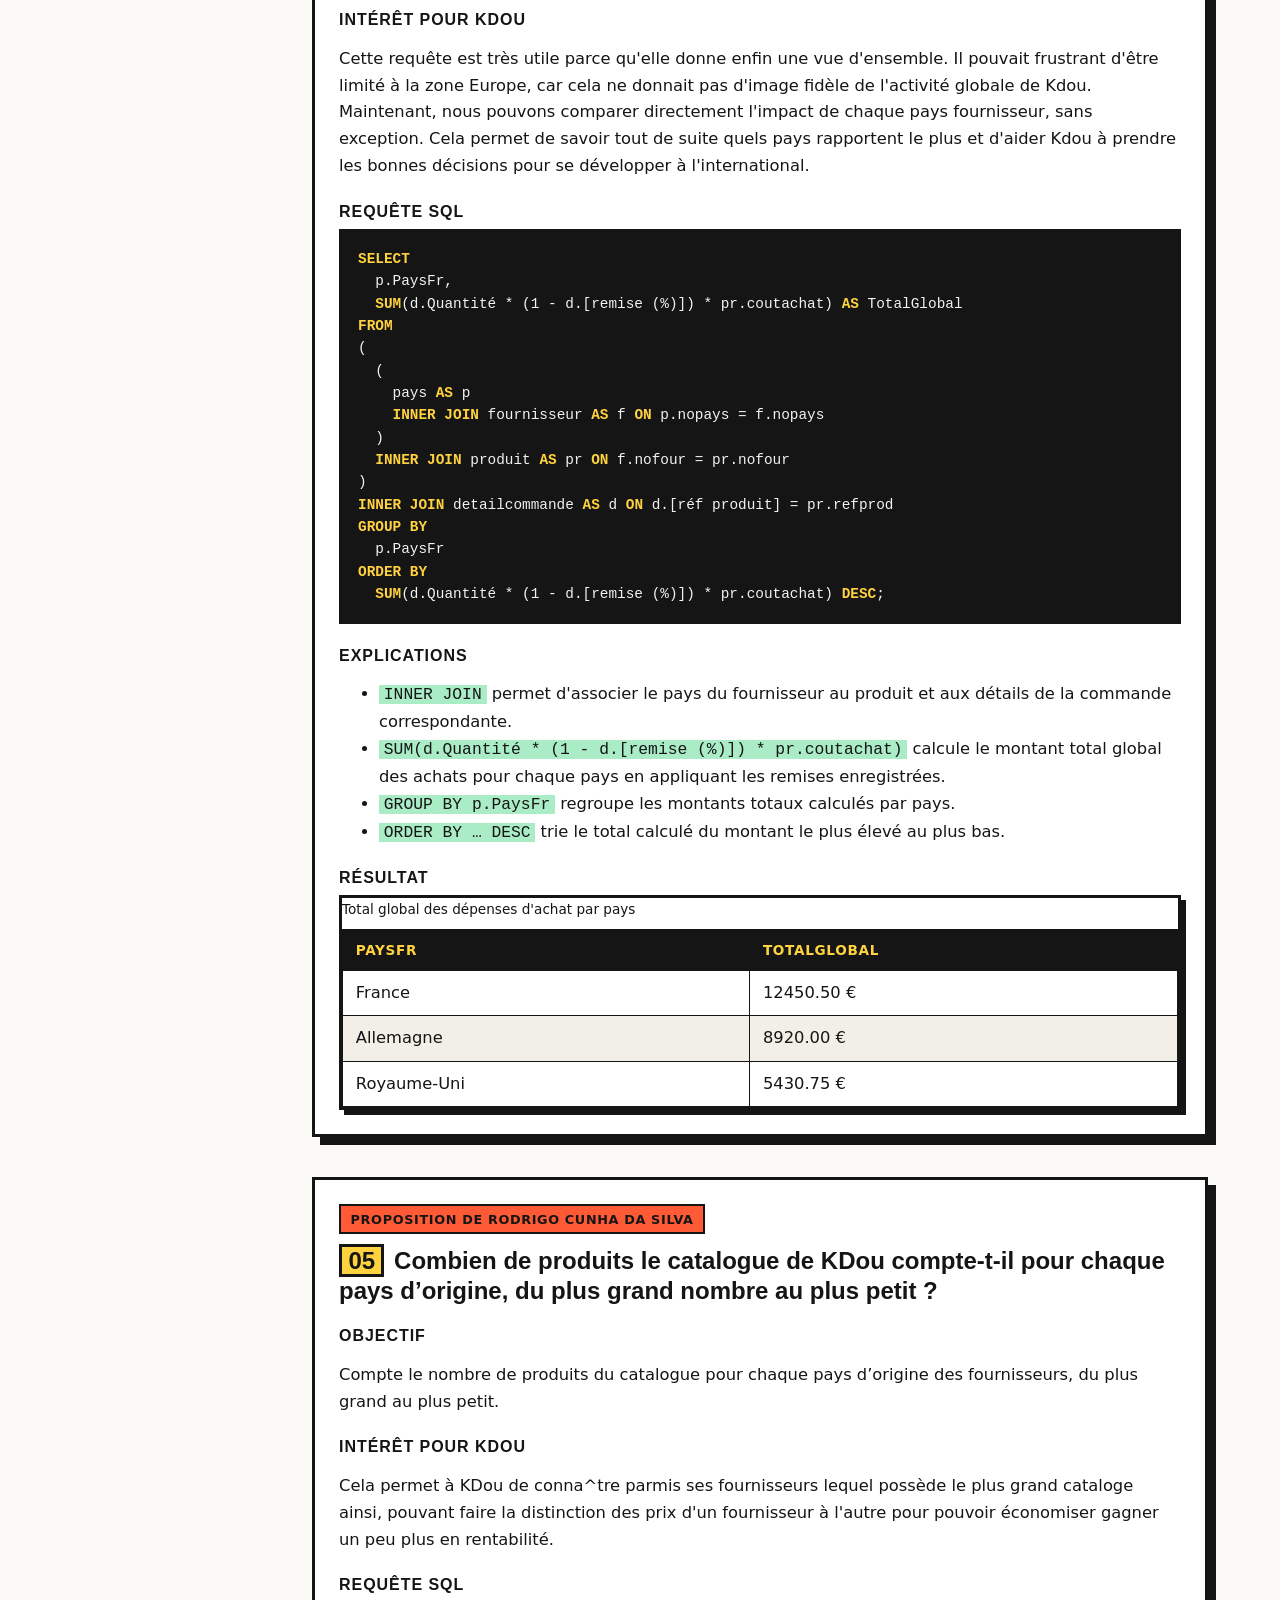
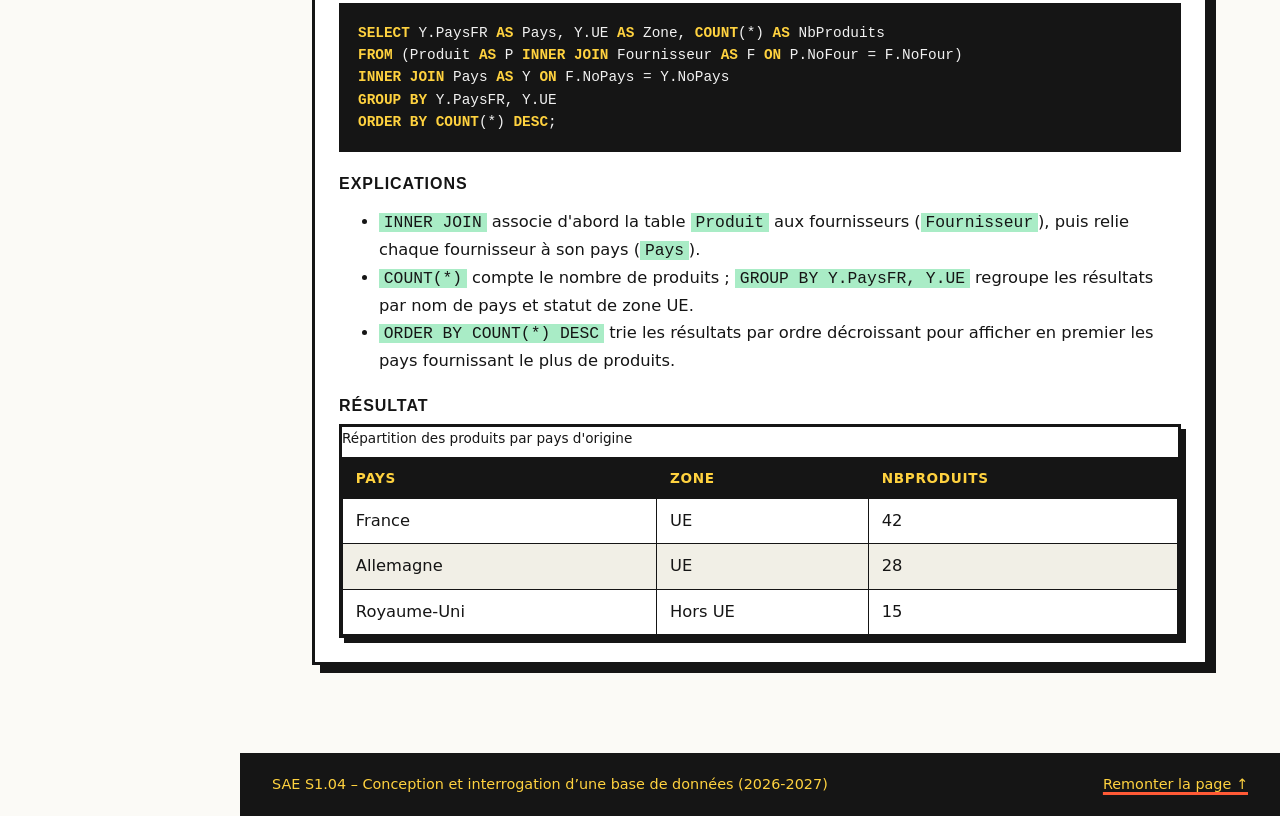
<file: propositions.html>
<!DOCTYPE html>
<html lang="fr">
<head>
    <meta charset="UTF-8">
    <meta name="viewport" content="width=device-width, initial-scale=1">
    <meta name="description" content="Requêtes personnelles proposées par chaque membre de l’équipe KDou.">
    <title>Propositions – KDou · SAE S1.04</title>
    <link rel="stylesheet" href="assets/css/style.css">
</head>
<body>
<header class="site-header">
    <a class="brand" href="index.html">KDou <span>SAE S1.04</span></a>
    <nav aria-label="Navigation principale"><ul><li><a href="index.html">Accueil</a></li><li><a href="exploration.html">Exploration</a></li><li><a href="indicateurs.html">Indicateurs</a></li><li><a href="propositions.html" aria-current="page">Propositions</a></li></ul></nav>
</header>
<main>
    <section class="intro"><h1>Nos propositions</h1><p>Chaque membre de l’équipe propose une requête qu’il juge utile à KDou.</p></section>
    <article class="requete" id="mael">
        <p class="tag">Proposition de Maël ZOU</p>
        <h2>Les 10 clients qui commandent le plus</h2>
        <h3>Objectif</h3>
        <p>Identifier les clients ayant passé le plus de commandes afin de mettre en place des actions de fidélisation : réductions, avantages ou offres personnalisées.</p>
        <h3>Intérêt pour KDou</h3>
        <p>Les clients fidèles représentent une part importante de l’activité. Les connaître permet de renforcer leur satisfaction et de développer des opérations de marketing ciblées.</p>
        <h3>Requête SQL</h3>
        <pre><code><span class="kw">SELECT</span> <span class="kw">TOP</span> 10 cl.Societe, <span class="kw">COUNT</span>(*) <span class="kw">AS</span> NbCommandes
<span class="kw">FROM</span> Clientele <span class="kw">AS</span> cl
<span class="kw">INNER JOIN</span> Commande <span class="kw">AS</span> co <span class="kw">ON</span> cl.CodeCli = co.CodeCli
<span class="kw">GROUP BY</span> cl.Societe
<span class="kw">ORDER BY</span> <span class="kw">COUNT</span>(*) <span class="kw">DESC</span>;</code></pre>

        <h3>Explications</h3>
        <ul>
            <li><code>INNER JOIN</code> relie chaque client à ses commandes.</li>
            <li><code>COUNT(*)</code> compte les commandes ; <code>GROUP BY</code> les regroupe par client.</li>
            <li><code>ORDER BY … DESC</code> trie du plus grand au plus petit nombre, puis <code>TOP 10</code> garde les dix premiers.</li>
        </ul>

        <h3>Résultat</h3>
        <div class="table-wrap">
            <table>
                <caption>Top 10 des clients par nombre de commandes</caption>
                <thead>
                <tr>
                    <th scope="col">Client</th>
                    <th scope="col">Commandes</th>
                </tr>
                </thead>
                <tbody>
                <tr>
                    <td>RestauToqué</td>
                    <td>79</td>
                </tr>
                <tr>
                    <td>ChopsTang</td>
                    <td>76</td>
                </tr>
                <tr>
                    <td>ChefFamilla</td>
                    <td>72</td>
                </tr>
                <tr>
                    <td>Le pain bis</td>
                    <td>56</td>
                </tr>
                <tr>
                    <td>Lille table</td>
                    <td>55</td>
                </tr>
                <tr>
                    <td>Mendel table</td>
                    <td>46</td>
                </tr>
                <tr>
                    <td>Speedy plate</td>
                    <td>43</td>
                </tr>
                <tr>
                    <td>Chez Bouxou</td>
                    <td>42</td>
                </tr>
                <tr>
                    <td>Bistro gare</td>
                    <td>41</td>
                </tr>
                <tr>
                    <td>Pâtes à succès</td>
                    <td>37</td>
                </tr>
                </tbody>
            </table>
        </div>
    </article>

    <article class="requete" id="achref">
        <p class="tag">Proposition d'Achref MEDJAHED</p>
        <article class="requete" id="achref">
        <p class="tag">Proposition d'Achref MEDJAHED</p>
        <h2>Mettre en avant les fournisseurs proches de soi pour des raisons écologiques évidentes</h2>
        <h3>Objectif</h3>
        <p>L'objectif est d'analyser la localisation géographique (ville et pays) des fournisseurs associée à leurs catégories de produits et leurs coûts d'achat afin de repérer et privilégier les fournisseurs de proximité.</p>
        <h3>Intérêt pour KDou</h3>
        <p>Identifier et mettre en avant les fournisseurs les plus proches permet à KDou de réduire drastiquement les distances de transport. Cela diminue directement l'empreinte carbone et les émissions de CO₂ liées aux livraisons, tout en optimisant la stratégie logistique globale de l'entreprise.</p>
        <h3>Requête SQL</h3>
        <pre><code><span class="kw">SELECT</span> f.Ville, p.PaysFR, p.PaysEN, pr.CoutAchat, c.NomCateg
<span class="kw">FROM</span> ((Fournisseur <span class="kw">AS</span> f <span class="kw">INNER JOIN</span> Pays <span class="kw">AS</span> p <span class="kw">ON</span> f.NoPays = p.NoPays)
<span class="kw">INNER JOIN</span> Produit <span class="kw">AS</span> pr <span class="kw">ON</span> pr.NoFour = f.NoFour)
<span class="kw">INNER JOIN</span> Categorie <span class="kw">AS</span> c <span class="kw">ON</span> pr.CodeCateg = c.CodeCateg
<span class="kw">ORDER BY</span> f.Ville, p.PaysFR, c.NomCateg <span class="kw">ASC</span>;</code></pre>
        <h3>Explications</h3>
        <ul>
            <li><code>INNER JOIN</code> relie la table <code>Fournisseur</code> aux tables <code>Pays</code>, <code>Produit</code> et <code>Categorie</code>.</li>
            <li><code>SELECT f.Ville, p.PaysFR, p.PaysEN, pr.CoutAchat, c.NomCateg</code> permet d'extraire la provenance géographique exacte des fournisseurs ainsi que les caractéristiques de leurs produits.</li>
            <li><code>ORDER BY f.Ville, p.PaysFR, c.NomCateg ASC</code> trie les résultats par ordre alphabétique des villes, des pays puis des catégories afin de cartographier facilement les partenaires locaux et régionaux.</li>
        </ul>
        <h3>Résultat</h3>
        <div class="table-wrap">
            <table>
                <caption>Origine des produits, coûts d'achat et catégories par fournisseur</caption>
                <thead>
                <tr>
                    <th scope="col">Ville</th>
                    <th scope="col">PaysFR</th>
                    <th scope="col">PaysEN</th>
                    <th scope="col">CoutAchat</th>
                    <th scope="col">NomCateg</th>
                </tr>
                </thead>
                <tbody>
                <tr>
                    <td>Ann Arbor</td>
                    <td>Etats-Unis</td>
                    <td>USA</td>
                    <td>20,83 €</td>
                    <td>Produits secs</td>
                </tr>
                <tr>
                    <td>Bend</td>
                    <td>Etats-Unis</td>
                    <td>USA</td>
                    <td>11,67 €</td>
                    <td>Boissons</td>
                </tr>
                <tr>
                    <td>Boston</td>
                    <td>Etats-Unis</td>
                    <td>USA</td>
                    <td>15,33 €</td>
                    <td>Poissons et fruits de mer</td>
                </tr>
                <tr>
                    <td>Paris</td>
                    <td>France</td>
                    <td>France</td>
                    <td>18,00 €</td>
                    <td>Viandes</td>
                </tr>
                </tbody>
            </table>
        </div>
    </article>

    </article>

    <article class="requete" id="enzo">
        <p class="tag">Proposition d'Enzo SLIMANI</p>
        <h2>Quel est le montant total net payé pour les produits commandés auprès des fournisseurs de chaque pays, du plus cher au moins cher ?"</h2>
        <h3>Objectif</h3>
        <p>Identifier les clients ayant passé le plus de commandes afin de mettre en place des actions de fidélisation : réductions, avantages ou offres personnalisées.</p>
        <h3>Intérêt pour KDou</h3>
        <p>Cette requête est très utile parce qu'elle donne enfin une vue d'ensemble. Il pouvait frustrant d'être limité à la zone Europe, car cela ne donnait pas d'image fidèle de l'activité globale de Kdou. Maintenant, nous pouvons comparer directement l'impact de chaque pays fournisseur, sans exception. Cela permet de savoir tout de suite quels pays rapportent le plus et d'aider Kdou à prendre les bonnes décisions pour se développer à l'international.</p>
        <h3>Requête SQL</h3>
        <pre><code><span class="kw">SELECT</span>
  p.PaysFr,
  <span class="kw">SUM</span>(d.Quantité * (1 - d.[remise (%)]) * pr.coutachat) <span class="kw">AS</span> TotalGlobal
<span class="kw">FROM</span>
(
  (
    pays <span class="kw">AS</span> p
    <span class="kw">INNER JOIN</span> fournisseur <span class="kw">AS</span> f <span class="kw">ON</span> p.nopays = f.nopays
  )
  <span class="kw">INNER JOIN</span> produit <span class="kw">AS</span> pr <span class="kw">ON</span> f.nofour = pr.nofour
)
<span class="kw">INNER JOIN</span> detailcommande <span class="kw">AS</span> d <span class="kw">ON</span> d.[réf produit] = pr.refprod
<span class="kw">GROUP BY</span>
  p.PaysFr
<span class="kw">ORDER BY</span>
  <span class="kw">SUM</span>(d.Quantité * (1 - d.[remise (%)]) * pr.coutachat) <span class="kw">DESC</span>;</code></pre>
        <h3>Explications</h3>
        <ul>
            <li><code>INNER JOIN</code> permet d'associer le pays du fournisseur au produit et aux détails de la commande correspondante.</li>
            <li><code>SUM(d.Quantité * (1 - d.[remise (%)]) * pr.coutachat)</code> calcule le montant total global des achats pour chaque pays en appliquant les remises enregistrées.</li>
            <li><code>GROUP BY p.PaysFr</code> regroupe les montants totaux calculés par pays.</li>
            <li><code>ORDER BY … DESC</code> trie le total calculé du montant le plus élevé au plus bas.</li>
        </ul>
        <h3>Résultat</h3>
        <div class="table-wrap">
            <table>
                <caption>Total global des dépenses d'achat par pays</caption>
                <thead>
                <tr>
                    <th scope="col">PaysFr</th>
                    <th scope="col">TotalGlobal</th>
                </tr>
                </thead>
                <tbody>
                <tr>
                    <td>France</td>
                    <td>12450.50 €</td>
                </tr>
                <tr>
                    <td>Allemagne</td>
                    <td>8920.00 €</td>
                </tr>
                <tr>
                    <td>Royaume-Uni</td>
                    <td>5430.75 €</td>
                </tr>
                </tbody>
            </table>
        </div>
    </article>

        <article class="requete" id="rodrigo">
        <p class="tag">Proposition de Rodrigo CUNHA DA SILVA</p>
        <h2>Combien de produits le catalogue de KDou compte-t-il pour chaque pays d’origine, du plus grand nombre au plus petit ?</h2>
        <h3>Objectif</h3>
        <p>Compte le nombre de produits du catalogue pour chaque pays d’origine des fournisseurs, du
        plus grand au plus petit.</p>
        <h3>Intérêt pour KDou</h3>
        <p>Cela permet à KDou de conna^tre parmis ses fournisseurs lequel possède le plus grand cataloge ainsi, pouvant faire la distinction des prix d'un fournisseur à l'autre pour pouvoir économiser gagner un peu plus en rentabilité.</p>
        <h3>Requête SQL</h3>
        <pre><code><span class="kw">SELECT</span> Y.PaysFR <span class="kw">AS</span> Pays, Y.UE <span class="kw">AS</span> Zone, <span class="kw">COUNT</span>(*) <span class="kw">AS</span> NbProduits
<span class="kw">FROM</span> (Produit <span class="kw">AS</span> P <span class="kw">INNER JOIN</span> Fournisseur <span class="kw">AS</span> F <span class="kw">ON</span> P.NoFour = F.NoFour)
<span class="kw">INNER JOIN</span> Pays <span class="kw">AS</span> Y <span class="kw">ON</span> F.NoPays = Y.NoPays
<span class="kw">GROUP BY</span> Y.PaysFR, Y.UE
<span class="kw">ORDER BY</span> <span class="kw">COUNT</span>(*) <span class="kw">DESC</span>;</code></pre>
        <h3>Explications</h3>
        <ul>
            <li><code>INNER JOIN</code> associe d'abord la table <code>Produit</code> aux fournisseurs (<code>Fournisseur</code>), puis relie chaque fournisseur à son pays (<code>Pays</code>).</li>
            <li><code>COUNT(*)</code> compte le nombre de produits ; <code>GROUP BY Y.PaysFR, Y.UE</code> regroupe les résultats par nom de pays et statut de zone UE.</li>
            <li><code>ORDER BY COUNT(*) DESC</code> trie les résultats par ordre décroissant pour afficher en premier les pays fournissant le plus de produits.</li>
        </ul>
        <h3>Résultat</h3>
        <div class="table-wrap">
            <table>
                <caption>Répartition des produits par pays d'origine</caption>
                <thead>
                <tr>
                    <th scope="col">Pays</th>
                    <th scope="col">Zone</th>
                    <th scope="col">NbProduits</th>
                </tr>
                </thead>
                <tbody>
                <tr>
                    <td>France</td>
                    <td>UE</td>
                    <td>42</td>
                </tr>
                <tr>
                    <td>Allemagne</td>
                    <td>UE</td>
                    <td>28</td>
                </tr>
                <tr>
                    <td>Royaume-Uni</td>
                    <td>Hors UE</td>
                    <td>15</td>
                </tr>
                </tbody>
            </table>
        </div>
    </article>

</main>
<footer class="site-footer">
    <p>SAE S1.04 – Conception et interrogation d’une base de données (2026-2027)</p>
    <p><a href="#top">Remonter la page ↑</a></p>
</footer>
</body>
</html>
</file>
<file: assets/css/style.css>
/* Création d'un fichier css */

/* 
KDou – SAE S1.04 
Nom de chaque partie : 
1. Variables 
2. Base 
3. Barre latérale fixe         
4. Mise en page 
5. Composants
6. Code et tableaux          
7. Pied de page
8. Responsive
9. Accessibilité
*/

/*1. Variables*/
:root {
    --encre: #151515;
    --fond: #fbfaf6;
    --moutarde: #ffd23f;
    --tomate: #ff5a36;
    --menthe: #a9ecc6;
    --ciel: #b9d7ff;
    --trait: 3px solid var(--encre);
    --ombre: 6px 6px 0 var(--encre);
    --largeur-nav: 15rem;
    --titre: "Arial Black", "Helvetica Neue", Arial, sans-serif;
    --texte: "Trebuchet MS", system-ui, "Segoe UI", sans-serif;
    --code: Consolas, "Courier New", monospace;
}

/*2. Base*/
*, *::before, *::after { box-sizing: border-box; }
body {
    margin: 0;
    padding-left: var(--largeur-nav);   /* place pour la barre latérale */
    background: var(--fond);
    color: var(--encre);
    font: 1.02rem/1.65 var(--texte);
}
img { max-width: 100%; height: auto; display: block; }
h1, h2, h3 { font-family: var(--titre); line-height: 1.15; }
h1 { font-size: clamp(2rem, 4.5vw, 3.2rem); text-transform: uppercase; letter-spacing: -.02em; margin: 0 0 1rem; }
h2 { font-size: 1.5rem; margin: 2.5rem 0 .75rem; }
h3 { font-size: 1rem; text-transform: uppercase; letter-spacing: .06em; margin: 1.4rem 0 .5rem; }
a { color: var(--encre); text-decoration-thickness: 3px; text-decoration-color: var(--tomate); text-underline-offset: 3px; }
a:focus-visible { outline: 4px solid var(--tomate); outline-offset: 3px; }

/*3. Barre latérale fixe*/
.site-header {
    position: fixed;
    top: 0; left: 0; bottom: 0;
    z-index: 10;
    width: var(--largeur-nav);
    display: flex;
    flex-direction: column;
    gap: 2rem;
    padding: 1.5rem 1rem;
    background: var(--moutarde);
    border-right: var(--trait);
}
.brand {
    color: var(--encre);
    font: 2.4rem/1 var(--titre);
    text-decoration: none;
}
.brand span {
    display: block;
    width: max-content;
    margin-top: .6rem;
    padding: .15rem .5rem;
    background: var(--encre);
    color: var(--moutarde);
    font: .7rem var(--texte);
    letter-spacing: .1em;
    transform: rotate(-3deg);
}
.site-header ul { display: flex; flex-direction: column; gap: .75rem; margin: 0; padding: 0; list-style: none; }
.site-header nav a {
    display: block;
    padding: .55rem .8rem;
    background: var(--fond);
    border: var(--trait);
    font-weight: bold;
    text-decoration: none;
    transition: transform .12s, box-shadow .12s;
}
.site-header nav a:hover { transform: translate(-3px, -3px); box-shadow: 4px 4px 0 var(--encre); }
.site-header nav a[aria-current="page"] { background: var(--encre); color: var(--moutarde); }

/*4. Mise en page*/
main { max-width: 60rem; margin: 0 auto; padding: 2.5rem 2rem 3rem; counter-reset: req; }
.hero { text-align: center; }
.hero img { border: var(--trait); box-shadow: var(--ombre); transform: rotate(2deg); }
.lead { font-size: 1.15rem; max-width: 40rem; margin: 0 auto; }
.intro { padding-bottom: 1rem; border-bottom: 8px solid var(--encre); margin-bottom: 1rem; }

/*5. Composants*/
.etapes { list-style: none; padding: 0; counter-reset: etape; display: grid; gap: .9rem; }
.etapes li { counter-increment: etape; padding: .9rem 1rem .9rem 4rem; position: relative; background: var(--menthe); border: var(--trait); }
.etapes li::before {
    content: counter(etape);
    position: absolute; left: .8rem; top: .6rem;
    width: 2.4rem; height: 2.4rem;
    display: grid; place-items: center;
    background: var(--encre); color: var(--moutarde);
    font: 1.2rem var(--titre); border-radius: 50%;
}
.cards { display: grid; grid-template-columns: repeat(auto-fit, minmax(14rem, 1fr)); gap: 1.5rem; padding: 0; list-style: none; }
.card {
    display: block; height: 100%; padding: 1.2rem;
    border: var(--trait); box-shadow: var(--ombre);
    color: var(--encre); text-decoration: none;
    transition: transform .12s, box-shadow .12s;
}
.cards li:nth-child(1) .card { background: var(--moutarde); }
.cards li:nth-child(2) .card { background: var(--ciel); }
.cards li:nth-child(3) .card { background: var(--tomate); }
.card:hover { transform: translate(-4px, -4px); box-shadow: 10px 10px 0 var(--encre); }
.card h3 { margin-top: 0; }
.card p { margin: 0; }
figure { margin: 0; }
figure img { border: var(--trait); box-shadow: var(--ombre); }
figcaption { margin-top: .8rem; font-size: .9rem; }

.requete { background: #fff; border: var(--trait); box-shadow: 8px 8px 0 var(--encre); padding: 1.5rem; margin: 2.5rem 0; counter-increment: req; }
.requete h2 { margin-top: .6rem; }
.requete h2::before {
    content: counter(req, decimal-leading-zero);
    display: inline-block; margin-right: .6rem; padding: 0 .4rem;
    background: var(--moutarde); border: var(--trait);
}
.tag { display: inline-block; margin: 0; padding: .15rem .6rem; background: var(--tomate); border: 2px solid var(--encre); font-size: .8rem; font-weight: bold; text-transform: uppercase; letter-spacing: .05em; }
.enonce { padding-left: 1rem; border-left: 6px solid var(--moutarde); }
.a-completer {
    box-shadow: none; border-style: dashed;
    background: repeating-linear-gradient(135deg, #fff 0 12px, #fff4c7 12px 24px);
}

/* 6.Code et tableaux*/
pre { margin: 0; padding: 1rem; overflow-x: auto; background: var(--encre); color: #f2f2f2; border: var(--trait); font: .9rem/1.55 var(--code); }
code { font-family: var(--code); background: var(--menthe); padding: 0 .3rem; }
pre code { background: none; padding: 0; }
.kw { color: var(--moutarde); font-weight: bold; }
.str { color: #ff9c85; }

.table-wrap { overflow-x: auto; box-shadow: 5px 5px 0 var(--encre); border: var(--trait); }
table { border-collapse: collapse; width: 100%; background: #fff; }
caption { text-align: left; font-size: .85rem; padding: 0 0 .5rem; caption-side: top; }
th, td { padding: .55rem .8rem; border: 1px solid var(--encre); text-align: left; }
thead th { background: var(--encre); color: var(--moutarde); text-transform: uppercase; font-size: .85rem; letter-spacing: .05em; }
tbody tr:nth-child(even) { background: #f1efe6; }
tbody tr:hover { background: #fff0b3; }

/* 7. Pied de page */
.site-footer { display: flex; flex-wrap: wrap; justify-content: space-between; gap: .5rem 2rem; padding: 1.2rem 2rem; background: var(--encre); color: var(--moutarde); font-size: .9rem; }
.site-footer p { margin: 0; }
.site-footer a { color: var(--moutarde); }

/* 8.Responsive : la barre latérale devient une barre supérieure (si largeur max à 800px)*/
@media (max-width: 800px) {
    body { padding-left: 0; padding-top: 3.75rem; }
    .site-header {
        right: 0; bottom: auto; width: auto; height: 3.75rem;
        flex-direction: row; align-items: center; gap: .75rem;
        padding: 0 .75rem; border-right: 0; border-bottom: var(--trait);
    }
    .brand { font-size: 1.4rem; }
    .brand span { display: none; }
    .site-header nav { overflow-x: auto; }
    .site-header ul { flex-direction: row; gap: .4rem; }
    .site-header nav a { padding: .3rem .6rem; white-space: nowrap; font-size: .9rem; }
    .hero { grid-template-columns: 1fr; }
    main { padding: 1.5rem 1rem 2rem; }
    .requete { padding: 1rem; box-shadow: 5px 5px 0 var(--encre); }
}

/*9.Accessibilité*/
@media (prefers-reduced-motion: reduce) { * { transition: none !important; } }
@media print {
    .site-header {
        display: none;
    }

    body {
        padding: 0;
    }

    .requete, .card, .table-wrap {
        box-shadow: none;
    }
}
</file>
